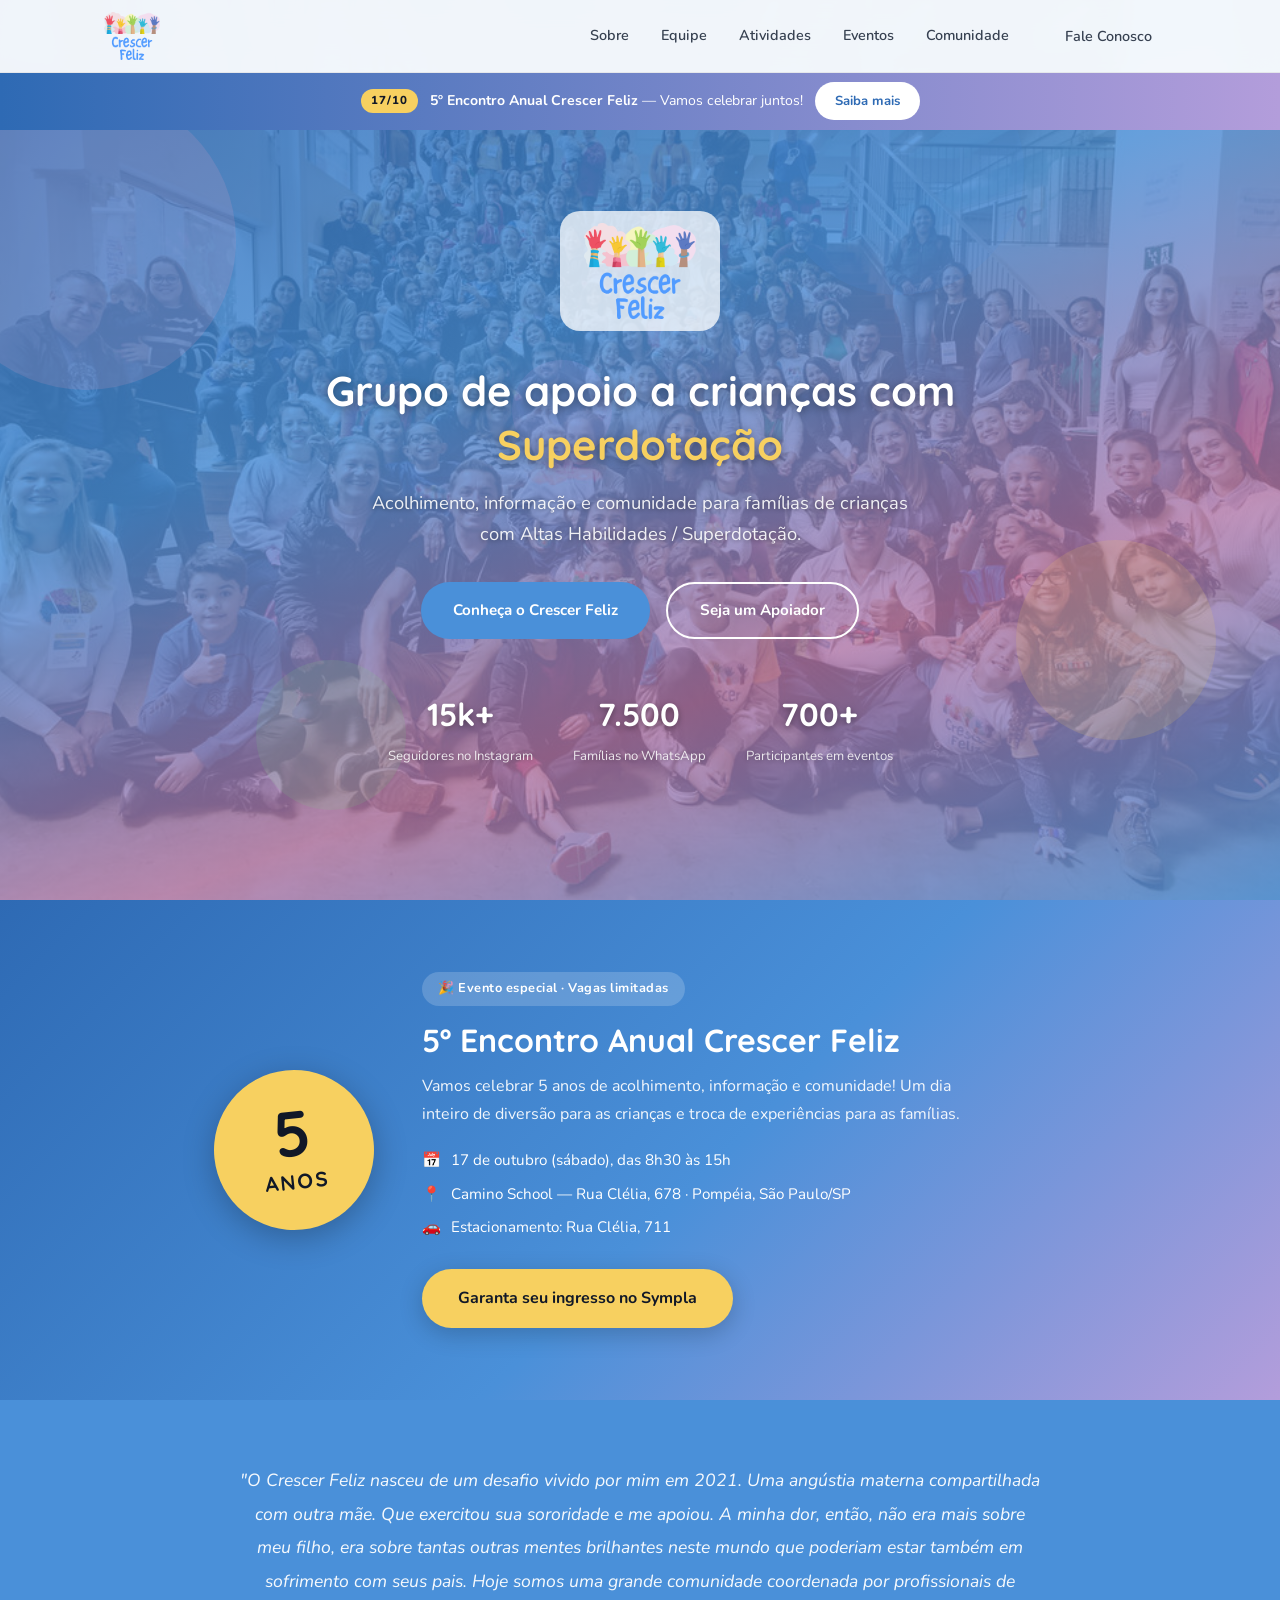
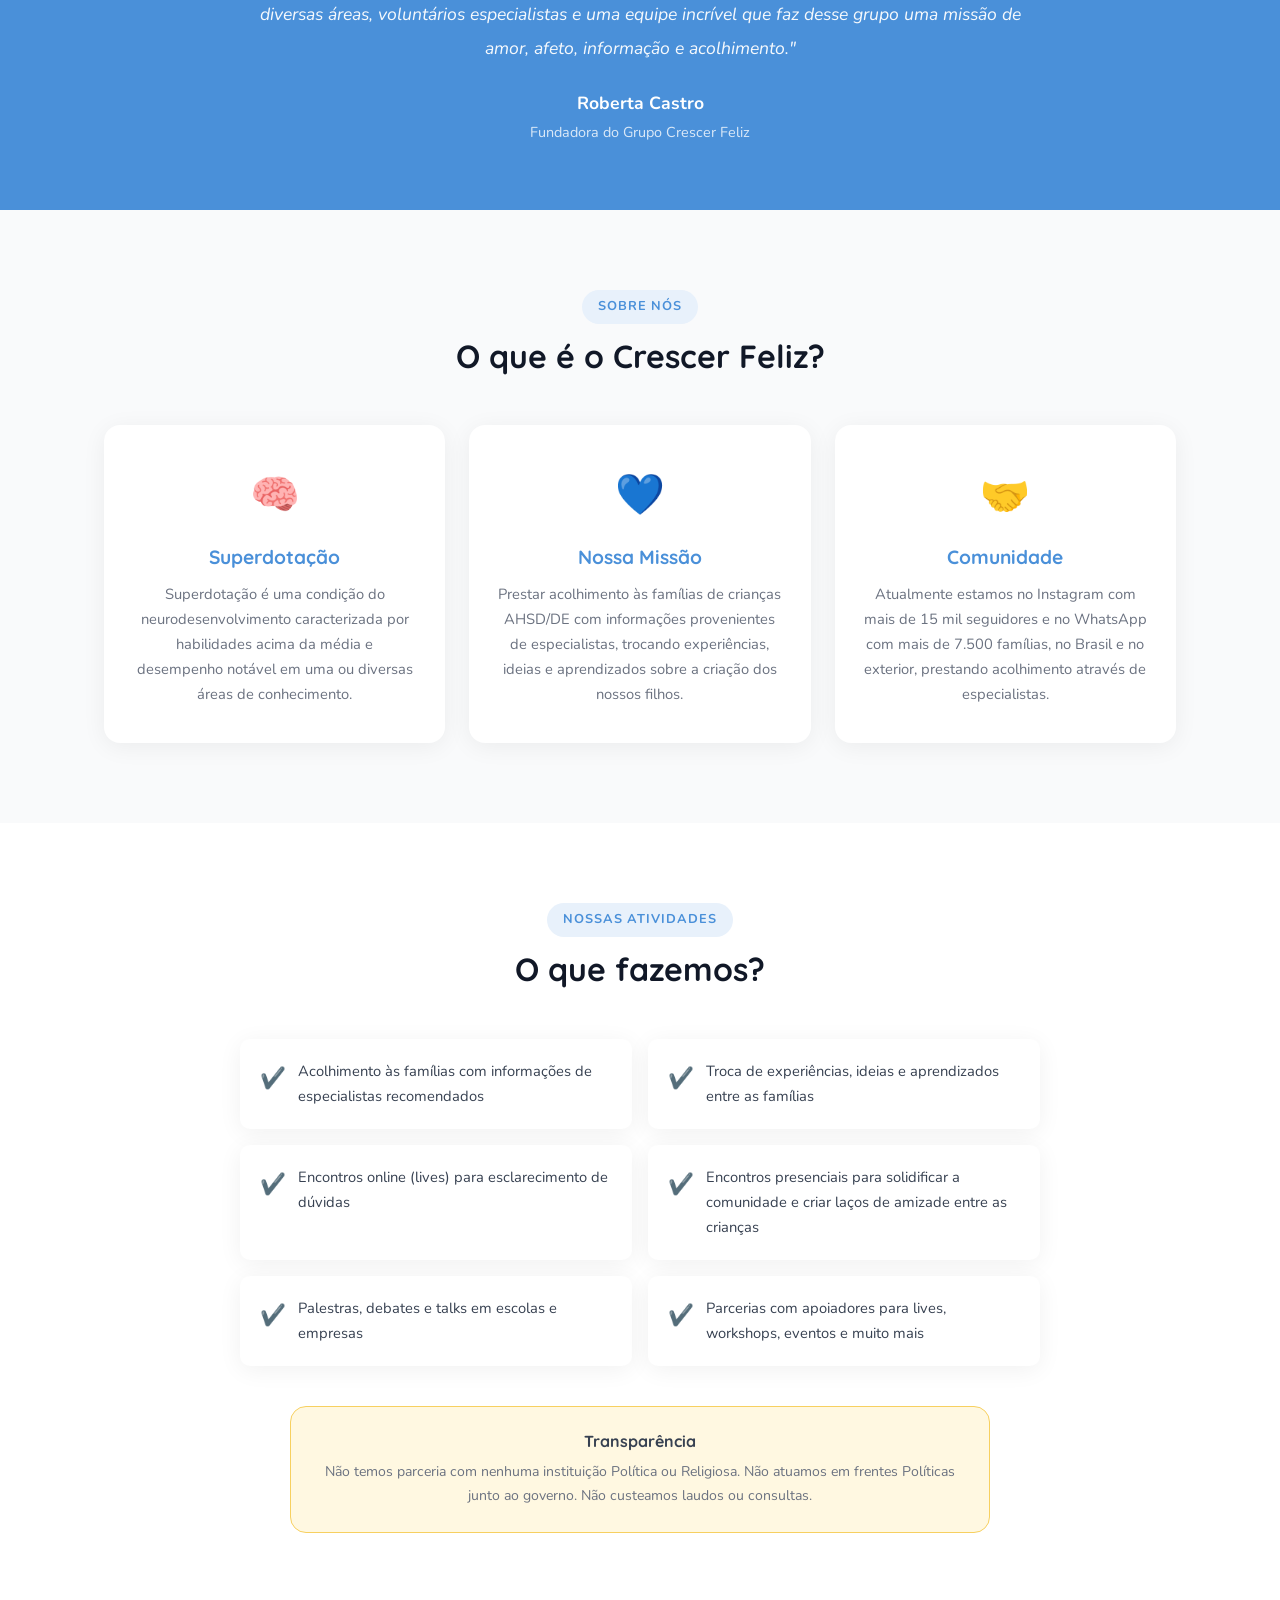
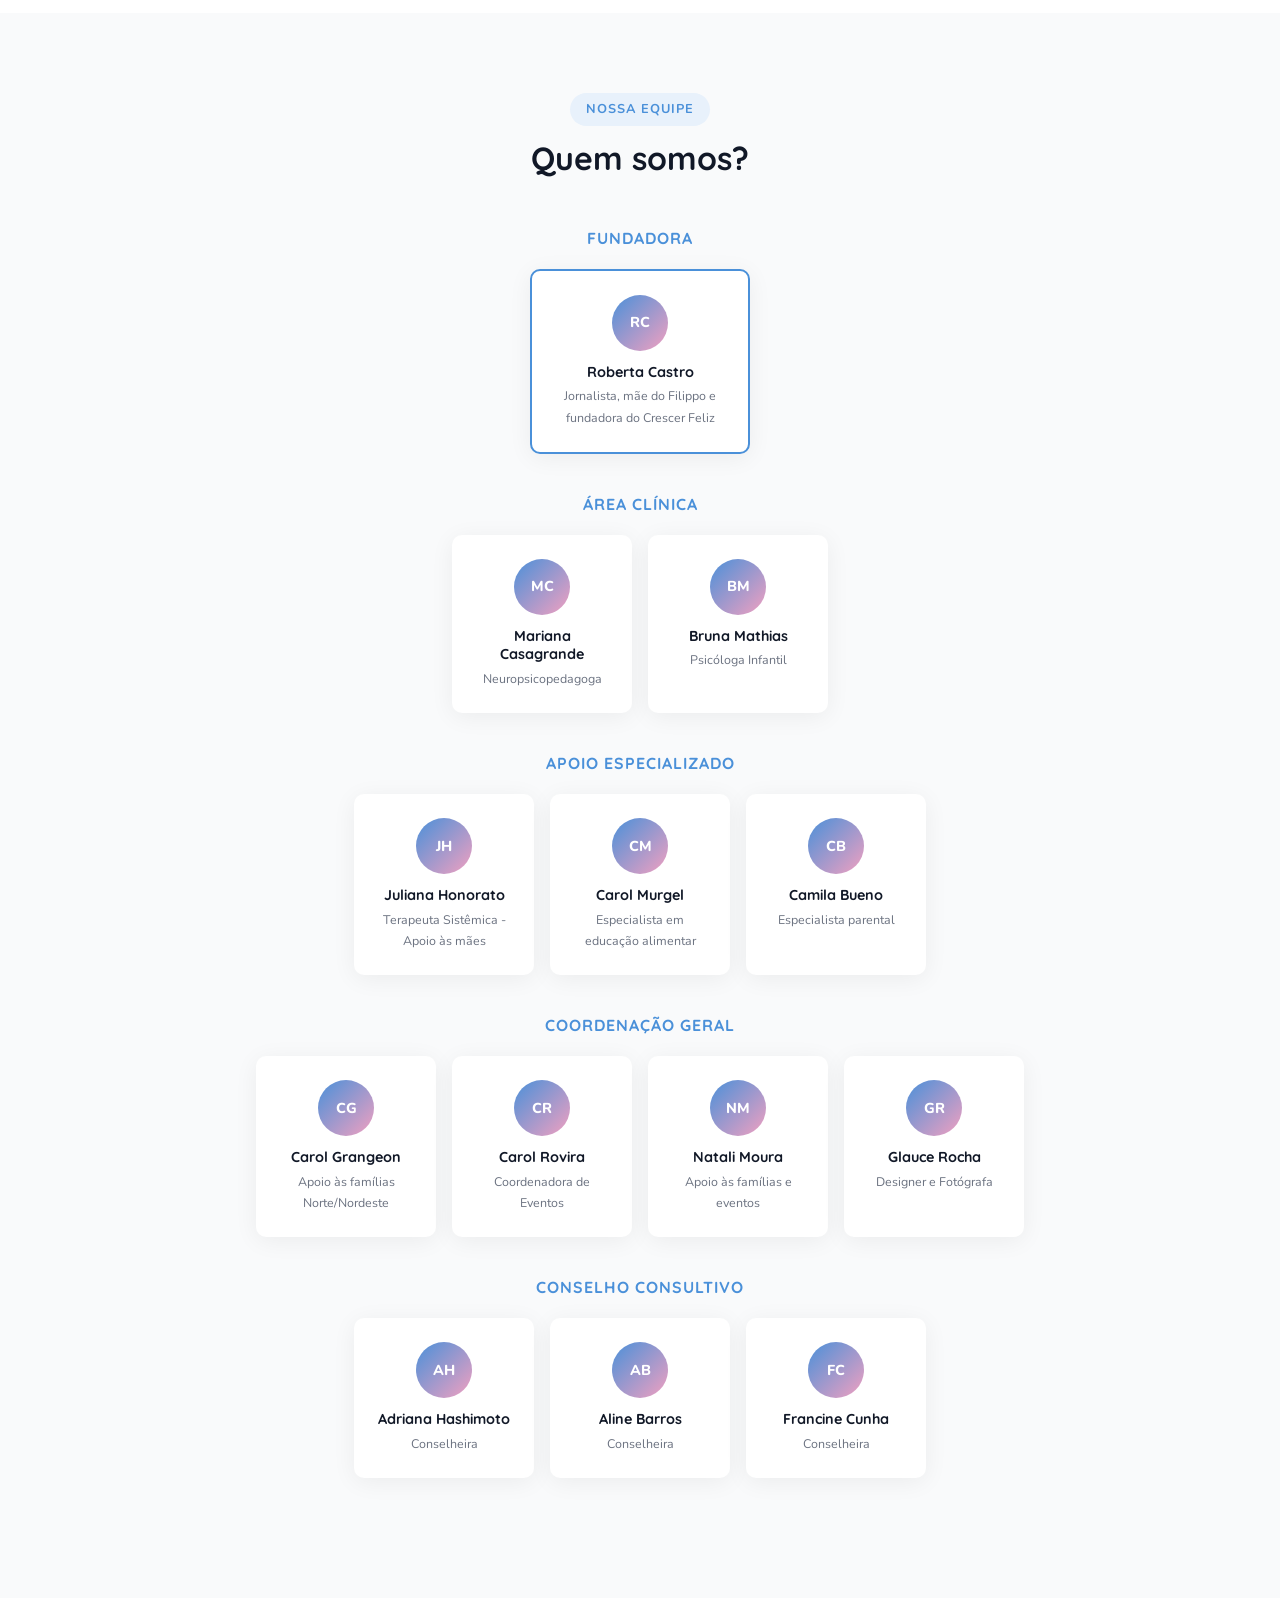
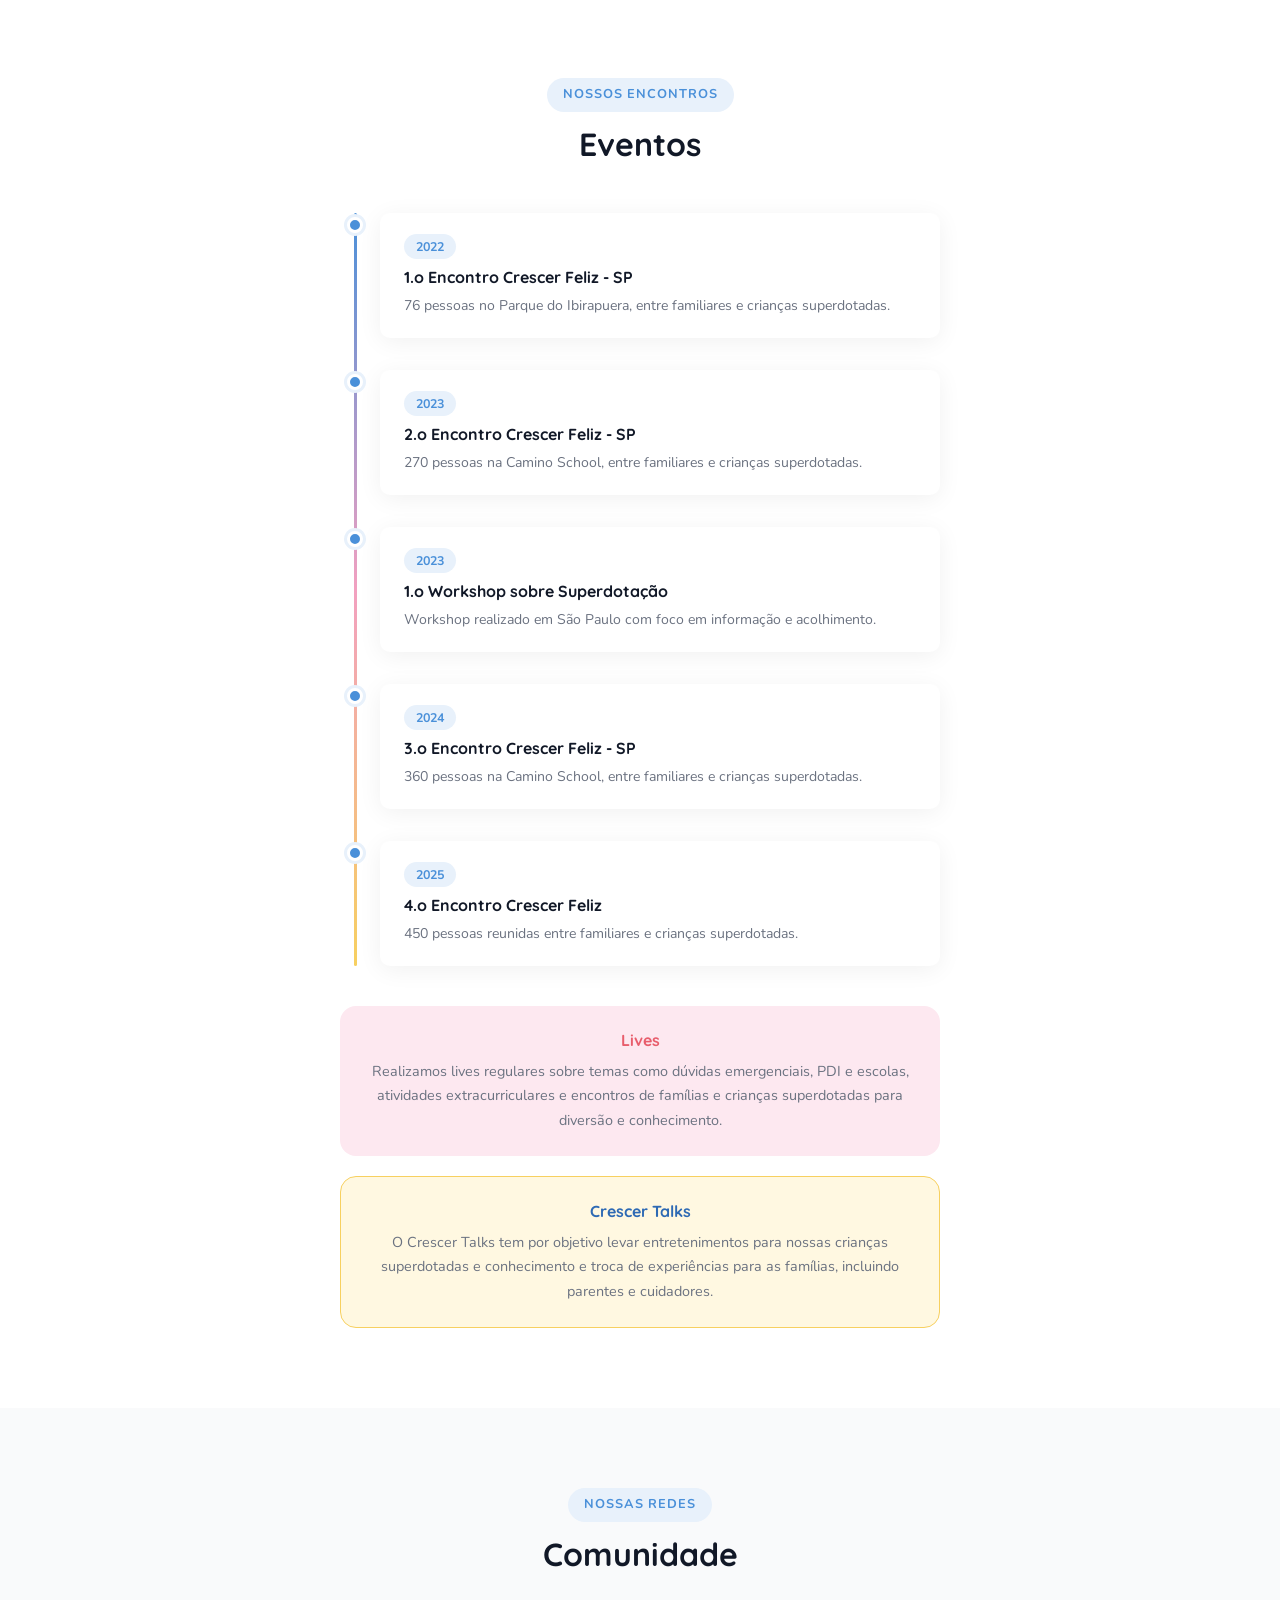
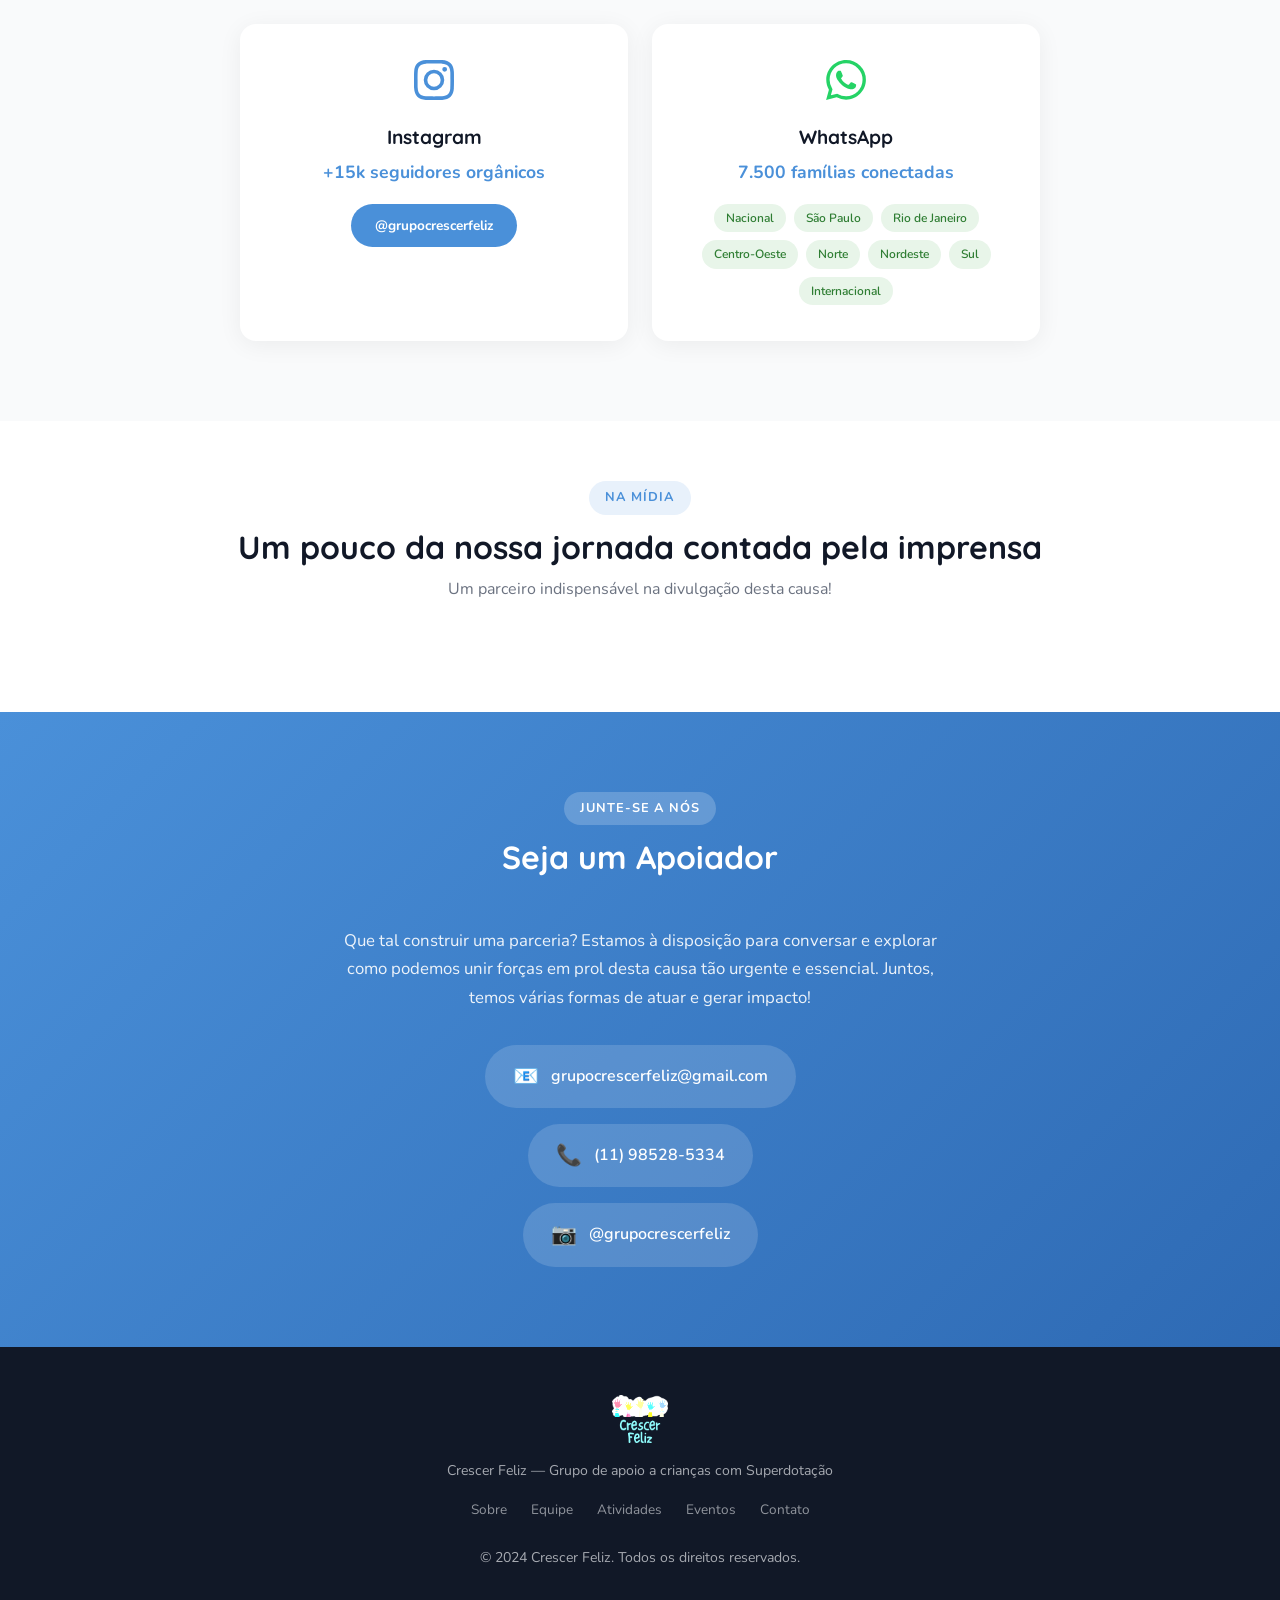
<file: index.html>
<!DOCTYPE html>
<html lang="pt-BR">
<head>
  <meta charset="UTF-8" />
  <meta name="viewport" content="width=device-width, initial-scale=1.0" />
  <title>Crescer Feliz - Grupo de Apoio a Crianças com Superdotação</title>
  <meta name="description" content="O Crescer Feliz é um grupo de apoio criado para atender famílias com crianças superdotadas, altas habilidades ou suspeitas. Acolhimento, informação e comunidade." />
  <link rel="icon" href="assets/img/logo.png" type="image/png" />
  <link rel="preconnect" href="https://fonts.googleapis.com" />
  <link rel="preconnect" href="https://fonts.gstatic.com" crossorigin />
  <link href="https://fonts.googleapis.com/css2?family=Nunito:wght@400;600;700;800&family=Quicksand:wght@500;600;700&display=swap" rel="stylesheet" />
  <link rel="stylesheet" href="style.css" />
</head>
<body>

  <!-- NAVBAR -->
  <nav class="navbar" id="navbar">
    <div class="container nav-container">
      <a href="#" class="nav-logo">
        <img src="assets/img/logo.png" alt="Crescer Feliz" />
      </a>
      <button class="nav-toggle" id="navToggle" aria-label="Menu">
        <span></span><span></span><span></span>
      </button>
      <ul class="nav-menu" id="navMenu">
        <li><a href="#sobre">Sobre</a></li>
        <li><a href="#equipe">Equipe</a></li>
        <li><a href="#atividades">Atividades</a></li>
        <li><a href="#eventos">Eventos</a></li>
        <li><a href="#comunidade">Comunidade</a></li>
        <li><a href="#contato" class="btn btn-nav">Fale Conosco</a></li>
      </ul>
    </div>
  </nav>

  <!-- BANNER EVENTO 5 ANOS -->
  <div class="banner-evento">
    <div class="container banner-content">
      <span class="banner-tag">17/10</span>
      <p><strong>5&#186; Encontro Anual Crescer Feliz</strong> &mdash; Vamos celebrar juntos!</p>
      <a href="#evento5anos" class="btn btn-banner">Saiba mais</a>
    </div>
  </div>
  <!-- /BANNER EVENTO 5 ANOS -->

  <!-- HERO -->
  <header class="hero" id="hero">
    <div class="hero-bg-shapes">
      <div class="shape shape-1"></div>
      <div class="shape shape-2"></div>
      <div class="shape shape-3"></div>
      <div class="shape shape-4"></div>
      <div class="shape shape-5"></div>
    </div>
    <div class="container hero-content">
      <img src="assets/img/logo.png" alt="Crescer Feliz" class="hero-logo" />
      <h1>Grupo de apoio a crianças com <span class="highlight">Superdotação</span></h1>
      <p class="hero-sub">Acolhimento, informação e comunidade para famílias de crianças com Altas Habilidades / Superdotação.</p>
      <div class="hero-actions">
        <a href="#sobre" class="btn btn-primary">Conheça o Crescer Feliz</a>
        <a href="#contato" class="btn btn-outline">Seja um Apoiador</a>
      </div>
      <div class="hero-stats">
        <div class="stat">
          <span class="stat-number">15k+</span>
          <span class="stat-label">Seguidores no Instagram</span>
        </div>
        <div class="stat">
          <span class="stat-number">7.500</span>
          <span class="stat-label">Famílias no WhatsApp</span>
        </div>
        <div class="stat">
          <span class="stat-number">700+</span>
          <span class="stat-label">Participantes em eventos</span>
        </div>
      </div>
    </div>
  </header>

  <!-- EVENTO 5 ANOS -->
  <section class="evento-destaque" id="evento5anos">
    <div class="container evento-destaque-content">
      <div class="evento-selo">
        <span class="selo-numero">5</span>
        <span class="selo-texto">anos</span>
      </div>
      <div class="evento-info">
        <span class="evento-badge">&#127881; Evento especial &middot; Vagas limitadas</span>
        <h2>5&#186; Encontro Anual Crescer Feliz</h2>
        <p class="evento-desc">Vamos celebrar 5 anos de acolhimento, informação e comunidade! Um dia inteiro de diversão para as crianças e troca de experiências para as famílias.</p>
        <ul class="evento-detalhes">
          <li><span>&#128197;</span> 17 de outubro (sábado), das 8h30 às 15h</li>
          <li><span>&#128205;</span> Camino School &mdash; Rua Cl&eacute;lia, 678 &middot; Pomp&eacute;ia, S&atilde;o Paulo/SP</li>
          <li><span>&#128663;</span> Estacionamento: Rua Cl&eacute;lia, 711</li>
        </ul>
        <a href="https://www.sympla.com.br/evento/5-encontro-anual-grupo-crescer-feliz/3554638" target="_blank" rel="noopener" class="btn btn-evento">Garanta seu ingresso no Sympla</a>
      </div>
    </div>
  </section>
  <!-- /EVENTO 5 ANOS -->

  <!-- MANIFESTO -->
  <section class="manifesto">
    <div class="container">
      <blockquote>
        <p>"O Crescer Feliz nasceu de um desafio vivido por mim em 2021. Uma angústia materna compartilhada com outra mãe. Que exercitou sua sororidade e me apoiou. A minha dor, então, não era mais sobre meu filho, era sobre tantas outras mentes brilhantes neste mundo que poderiam estar também em sofrimento com seus pais. Hoje somos uma grande comunidade coordenada por profissionais de diversas áreas, voluntários especialistas e uma equipe incrível que faz desse grupo uma missão de amor, afeto, informação e acolhimento."</p>
        <cite>
          <strong>Roberta Castro</strong>
          <span>Fundadora do Grupo Crescer Feliz</span>
        </cite>
      </blockquote>
    </div>
  </section>

  <!-- SOBRE -->
  <section class="sobre" id="sobre">
    <div class="container">
      <div class="section-header">
        <span class="section-tag">Sobre nós</span>
        <h2>O que é o Crescer Feliz?</h2>
      </div>
      <div class="sobre-grid">
        <div class="sobre-card">
          <div class="card-icon">&#129504;</div>
          <h3>Superdotação</h3>
          <p>Superdotação é uma condição do neurodesenvolvimento caracterizada por habilidades acima da média e desempenho notável em uma ou diversas áreas de conhecimento.</p>
        </div>
        <div class="sobre-card">
          <div class="card-icon">&#128153;</div>
          <h3>Nossa Missão</h3>
          <p>Prestar acolhimento às famílias de crianças AHSD/DE com informações provenientes de especialistas, trocando experiências, ideias e aprendizados sobre a criação dos nossos filhos.</p>
        </div>
        <div class="sobre-card">
          <div class="card-icon">&#129309;</div>
          <h3>Comunidade</h3>
          <p>Atualmente estamos no Instagram com mais de 15 mil seguidores e no WhatsApp com mais de 7.500 famílias, no Brasil e no exterior, prestando acolhimento através de especialistas.</p>
        </div>
      </div>
    </div>
  </section>

  <!-- O QUE FAZEMOS -->
  <section class="atividades" id="atividades">
    <div class="container">
      <div class="section-header">
        <span class="section-tag">Nossas atividades</span>
        <h2>O que fazemos?</h2>
      </div>
      <div class="atividades-grid">
        <div class="atividade-item fazemos">
          <div class="atividade-icon">&#10004;&#65039;</div>
          <p>Acolhimento às famílias com informações de especialistas recomendados</p>
        </div>
        <div class="atividade-item fazemos">
          <div class="atividade-icon">&#10004;&#65039;</div>
          <p>Troca de experiências, ideias e aprendizados entre as famílias</p>
        </div>
        <div class="atividade-item fazemos">
          <div class="atividade-icon">&#10004;&#65039;</div>
          <p>Encontros online (lives) para esclarecimento de dúvidas</p>
        </div>
        <div class="atividade-item fazemos">
          <div class="atividade-icon">&#10004;&#65039;</div>
          <p>Encontros presenciais para solidificar a comunidade e criar laços de amizade entre as crianças</p>
        </div>
        <div class="atividade-item fazemos">
          <div class="atividade-icon">&#10004;&#65039;</div>
          <p>Palestras, debates e talks em escolas e empresas</p>
        </div>
        <div class="atividade-item fazemos">
          <div class="atividade-icon">&#10004;&#65039;</div>
          <p>Parcerias com apoiadores para lives, workshops, eventos e muito mais</p>
        </div>
      </div>
      <div class="transparencia">
        <h3>Transparência</h3>
        <p>Não temos parceria com nenhuma instituição Política ou Religiosa. Não atuamos em frentes Políticas junto ao governo. Não custeamos laudos ou consultas.</p>
      </div>
    </div>
  </section>

  <!-- EQUIPE -->
  <section class="equipe" id="equipe">
    <div class="container">
      <div class="section-header">
        <span class="section-tag">Nossa equipe</span>
        <h2>Quem somos?</h2>
      </div>

      <div class="equipe-section">
        <h3 class="equipe-titulo">Fundadora</h3>
        <div class="equipe-grid fundadora">
          <div class="membro-card destaque">
            <div class="membro-avatar">RC</div>
            <h4>Roberta Castro</h4>
            <p>Jornalista, mãe do Filippo e fundadora do Crescer Feliz</p>
          </div>
        </div>
      </div>

      <div class="equipe-section">
        <h3 class="equipe-titulo">Área Clínica</h3>
        <div class="equipe-grid">
          <div class="membro-card">
            <div class="membro-avatar">MC</div>
            <h4>Mariana Casagrande</h4>
            <p>Neuropsicopedagoga</p>
          </div>
          <div class="membro-card">
            <div class="membro-avatar">BM</div>
            <h4>Bruna Mathias</h4>
            <p>Psicóloga Infantil</p>
          </div>
        </div>
      </div>

      <div class="equipe-section">
        <h3 class="equipe-titulo">Apoio Especializado</h3>
        <div class="equipe-grid">
          <div class="membro-card">
            <div class="membro-avatar">JH</div>
            <h4>Juliana Honorato</h4>
            <p>Terapeuta Sistêmica - Apoio às mães</p>
          </div>
          <div class="membro-card">
            <div class="membro-avatar">CM</div>
            <h4>Carol Murgel</h4>
            <p>Especialista em educação alimentar</p>
          </div>
          <div class="membro-card">
            <div class="membro-avatar">CB</div>
            <h4>Camila Bueno</h4>
            <p>Especialista parental</p>
          </div>
        </div>
      </div>

      <div class="equipe-section">
        <h3 class="equipe-titulo">Coordenação Geral</h3>
        <div class="equipe-grid">
          <div class="membro-card">
            <div class="membro-avatar">CG</div>
            <h4>Carol Grangeon</h4>
            <p>Apoio às famílias Norte/Nordeste</p>
          </div>
          <div class="membro-card">
            <div class="membro-avatar">CR</div>
            <h4>Carol Rovira</h4>
            <p>Coordenadora de Eventos</p>
          </div>
          <div class="membro-card">
            <div class="membro-avatar">NM</div>
            <h4>Natali Moura</h4>
            <p>Apoio às famílias e eventos</p>
          </div>
          <div class="membro-card">
            <div class="membro-avatar">GR</div>
            <h4>Glauce Rocha</h4>
            <p>Designer e Fotógrafa</p>
          </div>
        </div>
      </div>

      <div class="equipe-section">
        <h3 class="equipe-titulo">Conselho Consultivo</h3>
        <div class="equipe-grid">
          <div class="membro-card">
            <div class="membro-avatar">AH</div>
            <h4>Adriana Hashimoto</h4>
            <p>Conselheira</p>
          </div>
          <div class="membro-card">
            <div class="membro-avatar">AB</div>
            <h4>Aline Barros</h4>
            <p>Conselheira</p>
          </div>
          <div class="membro-card">
            <div class="membro-avatar">FC</div>
            <h4>Francine Cunha</h4>
            <p>Conselheira</p>
          </div>
        </div>
      </div>
    </div>
  </section>

  <!-- EVENTOS -->
  <section class="eventos" id="eventos">
    <div class="container">
      <div class="section-header">
        <span class="section-tag">Nossos encontros</span>
        <h2>Eventos</h2>
      </div>
      <div class="timeline">
        <div class="timeline-item">
          <div class="timeline-marker"></div>
          <div class="timeline-content">
            <span class="timeline-date">2022</span>
            <h3>1.o Encontro Crescer Feliz - SP</h3>
            <p>76 pessoas no Parque do Ibirapuera, entre familiares e crianças superdotadas.</p>
          </div>
        </div>
        <div class="timeline-item">
          <div class="timeline-marker"></div>
          <div class="timeline-content">
            <span class="timeline-date">2023</span>
            <h3>2.o Encontro Crescer Feliz - SP</h3>
            <p>270 pessoas na Camino School, entre familiares e crianças superdotadas.</p>
          </div>
        </div>
        <div class="timeline-item">
          <div class="timeline-marker"></div>
          <div class="timeline-content">
            <span class="timeline-date">2023</span>
            <h3>1.o Workshop sobre Superdotação</h3>
            <p>Workshop realizado em São Paulo com foco em informação e acolhimento.</p>
          </div>
        </div>
        <div class="timeline-item">
          <div class="timeline-marker"></div>
          <div class="timeline-content">
            <span class="timeline-date">2024</span>
            <h3>3.o Encontro Crescer Feliz - SP</h3>
            <p>360 pessoas na Camino School, entre familiares e crianças superdotadas.</p>
          </div>
        </div>
        <div class="timeline-item">
          <div class="timeline-marker"></div>
          <div class="timeline-content">
            <span class="timeline-date">2025</span>
            <h3>4.o Encontro Crescer Feliz</h3>
            <p>450 pessoas reunidas entre familiares e crianças superdotadas.</p>
          </div>
        </div>
      </div>

      <div class="eventos-extras">
        <h3>Lives</h3>
        <p>Realizamos lives regulares sobre temas como dúvidas emergenciais, PDI e escolas, atividades extracurriculares e encontros de famílias e crianças superdotadas para diversão e conhecimento.</p>
      </div>

      <div class="eventos-extras crescer-talks">
        <h3>Crescer Talks</h3>
        <p>O Crescer Talks tem por objetivo levar entretenimentos para nossas crianças superdotadas e conhecimento e troca de experiências para as famílias, incluindo parentes e cuidadores.</p>
      </div>
    </div>
  </section>

  <!-- COMUNIDADE -->
  <section class="comunidade" id="comunidade">
    <div class="container">
      <div class="section-header">
        <span class="section-tag">Nossas redes</span>
        <h2>Comunidade</h2>
      </div>
      <div class="redes-grid">
        <div class="rede-card instagram">
          <div class="rede-icon">
            <svg viewBox="0 0 24 24" width="40" height="40" fill="currentColor"><path d="M12 2.163c3.204 0 3.584.012 4.85.07 3.252.148 4.771 1.691 4.919 4.919.058 1.265.069 1.645.069 4.849 0 3.205-.012 3.584-.069 4.849-.149 3.225-1.664 4.771-4.919 4.919-1.266.058-1.644.07-4.85.07-3.204 0-3.584-.012-4.849-.07-3.26-.149-4.771-1.699-4.919-4.92-.058-1.265-.07-1.644-.07-4.849 0-3.204.013-3.583.07-4.849.149-3.227 1.664-4.771 4.919-4.919 1.266-.057 1.645-.069 4.849-.069zM12 0C8.741 0 8.333.014 7.053.072 2.695.272.273 2.69.073 7.052.014 8.333 0 8.741 0 12c0 3.259.014 3.668.072 4.948.2 4.358 2.618 6.78 6.98 6.98C8.333 23.986 8.741 24 12 24c3.259 0 3.668-.014 4.948-.072 4.354-.2 6.782-2.618 6.979-6.98.059-1.28.073-1.689.073-4.948 0-3.259-.014-3.667-.072-4.947-.196-4.354-2.617-6.78-6.979-6.98C15.668.014 15.259 0 12 0zm0 5.838a6.162 6.162 0 100 12.324 6.162 6.162 0 000-12.324zM12 16a4 4 0 110-8 4 4 0 010 8zm6.406-11.845a1.44 1.44 0 100 2.881 1.44 1.44 0 000-2.881z"/></svg>
          </div>
          <h3>Instagram</h3>
          <p class="rede-stat">+15k seguidores orgânicos</p>
          <a href="https://instagram.com/grupocrescerfeliz" target="_blank" rel="noopener" class="btn btn-rede">@grupocrescerfeliz</a>
        </div>
        <div class="rede-card whatsapp">
          <div class="rede-icon">
            <svg viewBox="0 0 24 24" width="40" height="40" fill="currentColor"><path d="M17.472 14.382c-.297-.149-1.758-.867-2.03-.967-.273-.099-.471-.148-.67.15-.197.297-.767.966-.94 1.164-.173.199-.347.223-.644.075-.297-.15-1.255-.463-2.39-1.475-.883-.788-1.48-1.761-1.653-2.059-.173-.297-.018-.458.13-.606.134-.133.298-.347.446-.52.149-.174.198-.298.298-.497.099-.198.05-.371-.025-.52-.075-.149-.669-1.612-.916-2.207-.242-.579-.487-.5-.669-.51-.173-.008-.371-.01-.57-.01-.198 0-.52.074-.792.372-.272.297-1.04 1.016-1.04 2.479 0 1.462 1.065 2.875 1.213 3.074.149.198 2.096 3.2 5.077 4.487.709.306 1.262.489 1.694.625.712.227 1.36.195 1.871.118.571-.085 1.758-.719 2.006-1.413.248-.694.248-1.289.173-1.413-.074-.124-.272-.198-.57-.347m-5.421 7.403h-.004a9.87 9.87 0 01-5.031-1.378l-.361-.214-3.741.982.998-3.648-.235-.374a9.86 9.86 0 01-1.51-5.26c.001-5.45 4.436-9.884 9.888-9.884 2.64 0 5.122 1.03 6.988 2.898a9.825 9.825 0 012.893 6.994c-.003 5.45-4.437 9.884-9.885 9.884m8.413-18.297A11.815 11.815 0 0012.05 0C5.495 0 .16 5.335.157 11.892c0 2.096.547 4.142 1.588 5.945L.057 24l6.305-1.654a11.882 11.882 0 005.683 1.448h.005c6.554 0 11.89-5.335 11.893-11.893a11.821 11.821 0 00-3.48-8.413z"/></svg>
          </div>
          <h3>WhatsApp</h3>
          <p class="rede-stat">7.500 famílias conectadas</p>
          <div class="whatsapp-grupos">
            <span>Nacional</span><span>São Paulo</span><span>Rio de Janeiro</span><span>Centro-Oeste</span><span>Norte</span><span>Nordeste</span><span>Sul</span><span>Internacional</span>
          </div>
        </div>
      </div>
    </div>
  </section>

  <!-- IMPRENSA -->
  <section class="imprensa">
    <div class="container">
      <div class="section-header">
        <span class="section-tag">Na mídia</span>
        <h2>Um pouco da nossa jornada contada pela imprensa</h2>
        <p class="section-desc">Um parceiro indispensável na divulgação desta causa!</p>
      </div>
    </div>
  </section>

  <!-- CONTATO / CTA -->
  <section class="contato" id="contato">
    <div class="container">
      <div class="section-header">
        <span class="section-tag">Junte-se a nós</span>
        <h2>Seja um Apoiador</h2>
      </div>
      <div class="contato-content">
        <p>Que tal construir uma parceria? Estamos à disposição para conversar e explorar como podemos unir forças em prol desta causa tão urgente e essencial. Juntos, temos várias formas de atuar e gerar impacto!</p>
        <div class="contato-info">
          <div class="contato-item">
            <span class="contato-icon">&#128231;</span>
            <a href="mailto:grupocrescerfeliz@gmail.com">grupocrescerfeliz@gmail.com</a>
          </div>
          <div class="contato-item">
            <span class="contato-icon">&#128222;</span>
            <a href="tel:+5511985285334">(11) 98528-5334</a>
          </div>
          <div class="contato-item">
            <span class="contato-icon">&#128247;</span>
            <a href="https://instagram.com/grupocrescerfeliz" target="_blank" rel="noopener">@grupocrescerfeliz</a>
          </div>
        </div>
      </div>
    </div>
  </section>

  <!-- FOOTER -->
  <footer class="footer">
    <div class="container footer-content">
      <img src="assets/img/logo.png" alt="Crescer Feliz" class="footer-logo" />
      <p>Crescer Feliz &mdash; Grupo de apoio a crianças com Superdotação</p>
      <div class="footer-links">
        <a href="#sobre">Sobre</a>
        <a href="#equipe">Equipe</a>
        <a href="#atividades">Atividades</a>
        <a href="#eventos">Eventos</a>
        <a href="#contato">Contato</a>
      </div>
      <p class="footer-copy">&copy; 2024 Crescer Feliz. Todos os direitos reservados.</p>
    </div>
  </footer>

  <script src="script.js"></script>
</body>
</html>
</file>
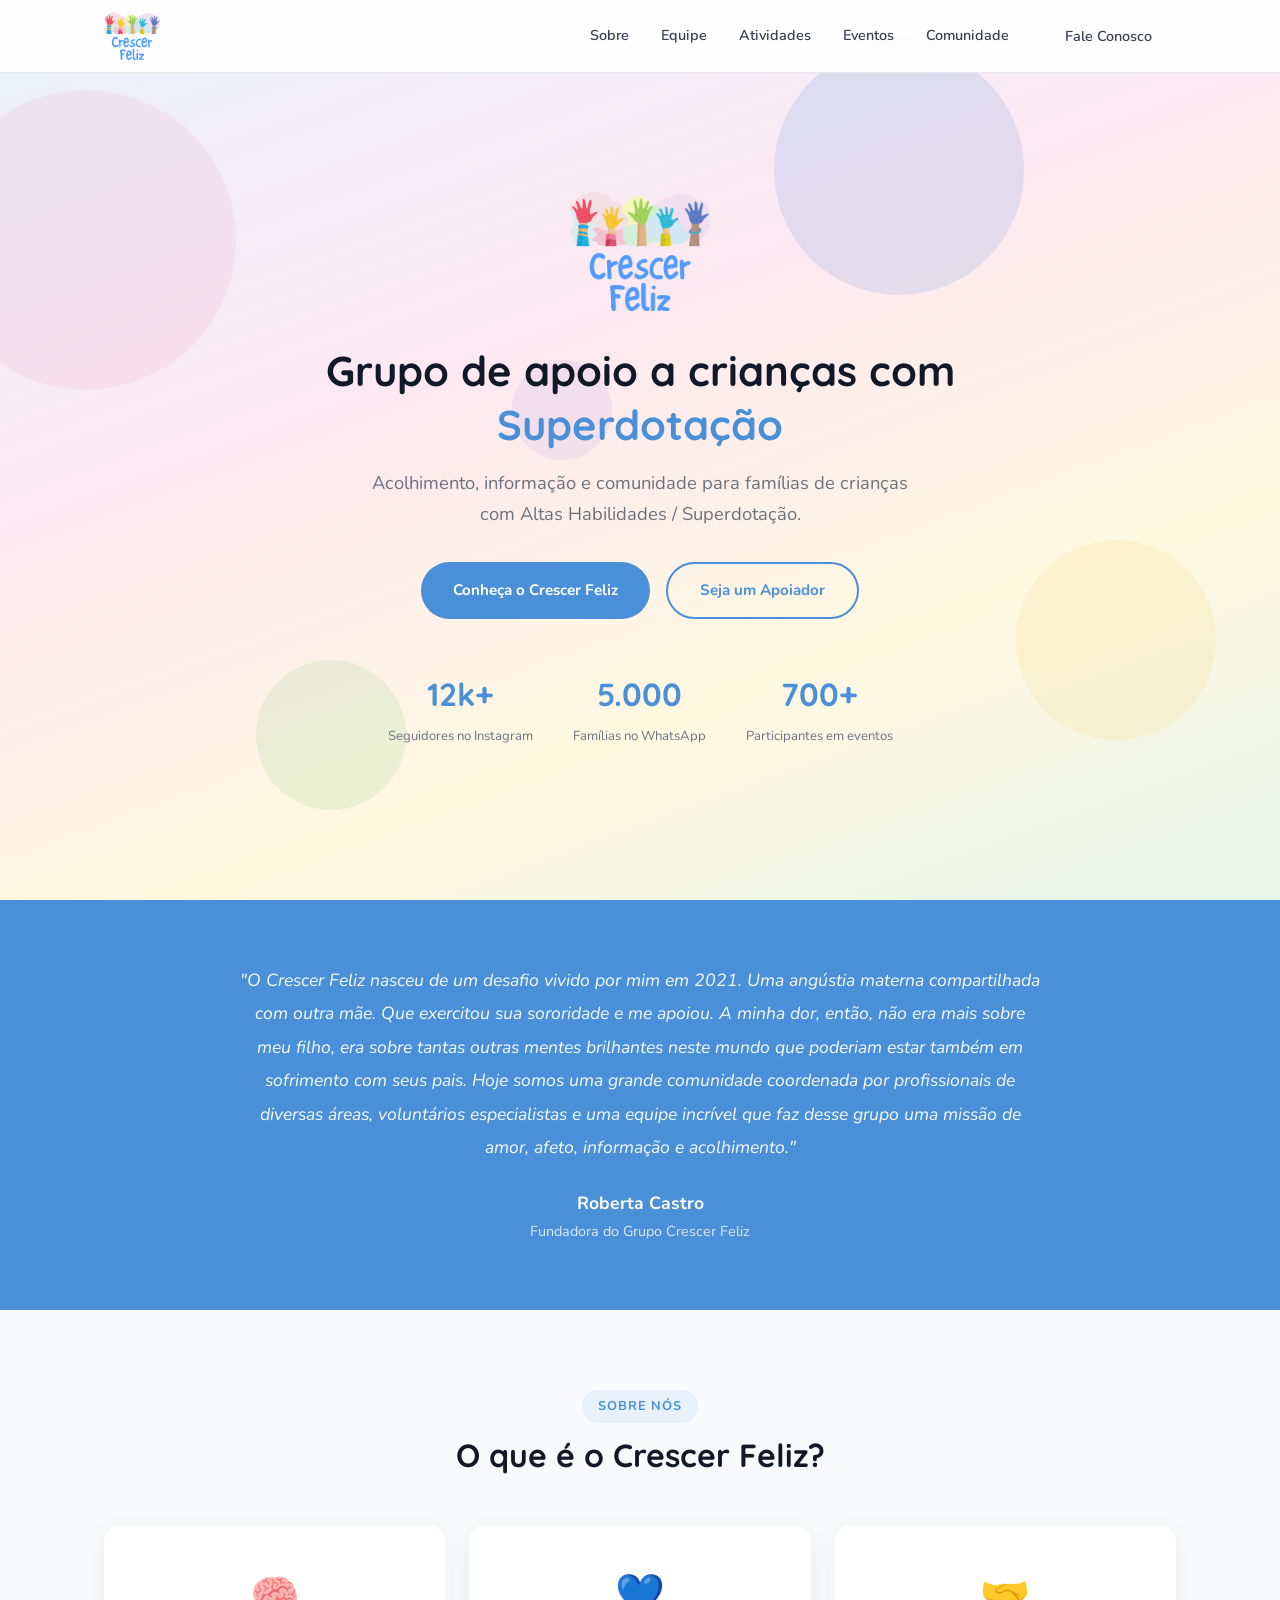
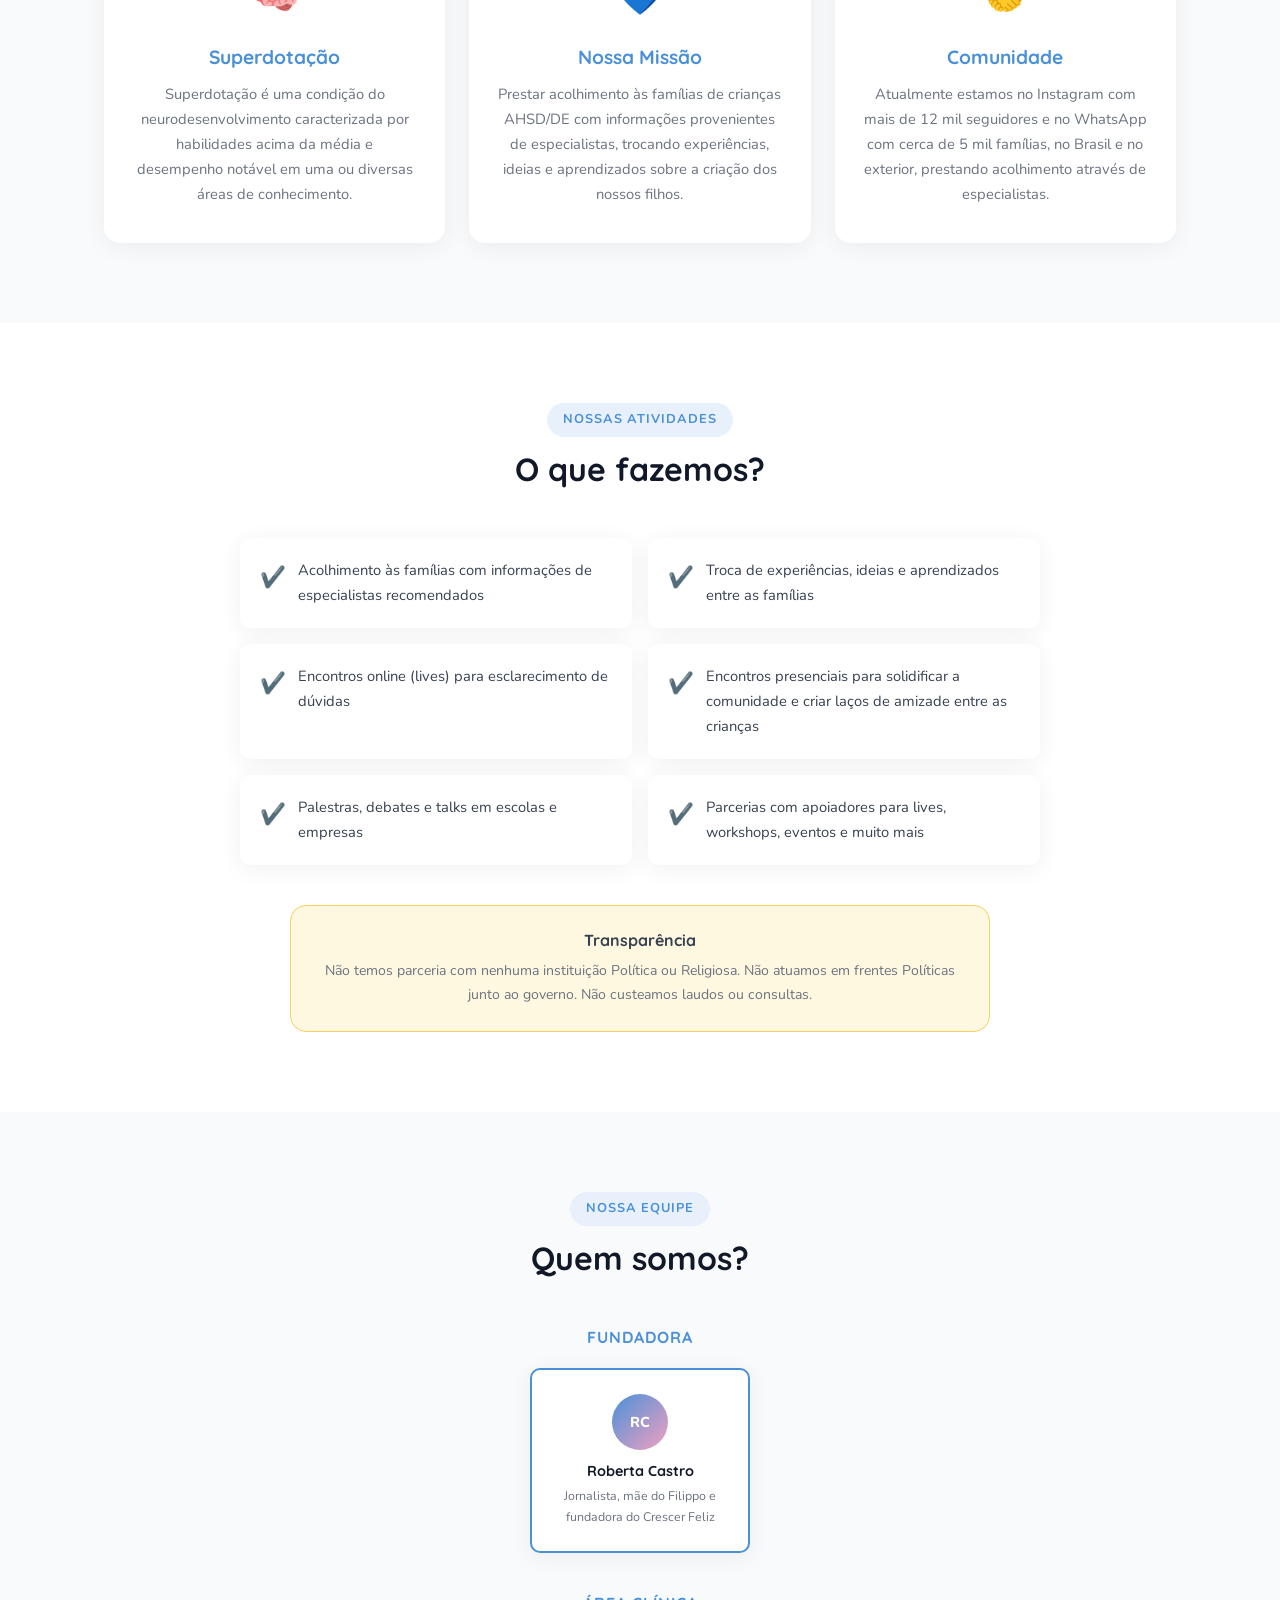
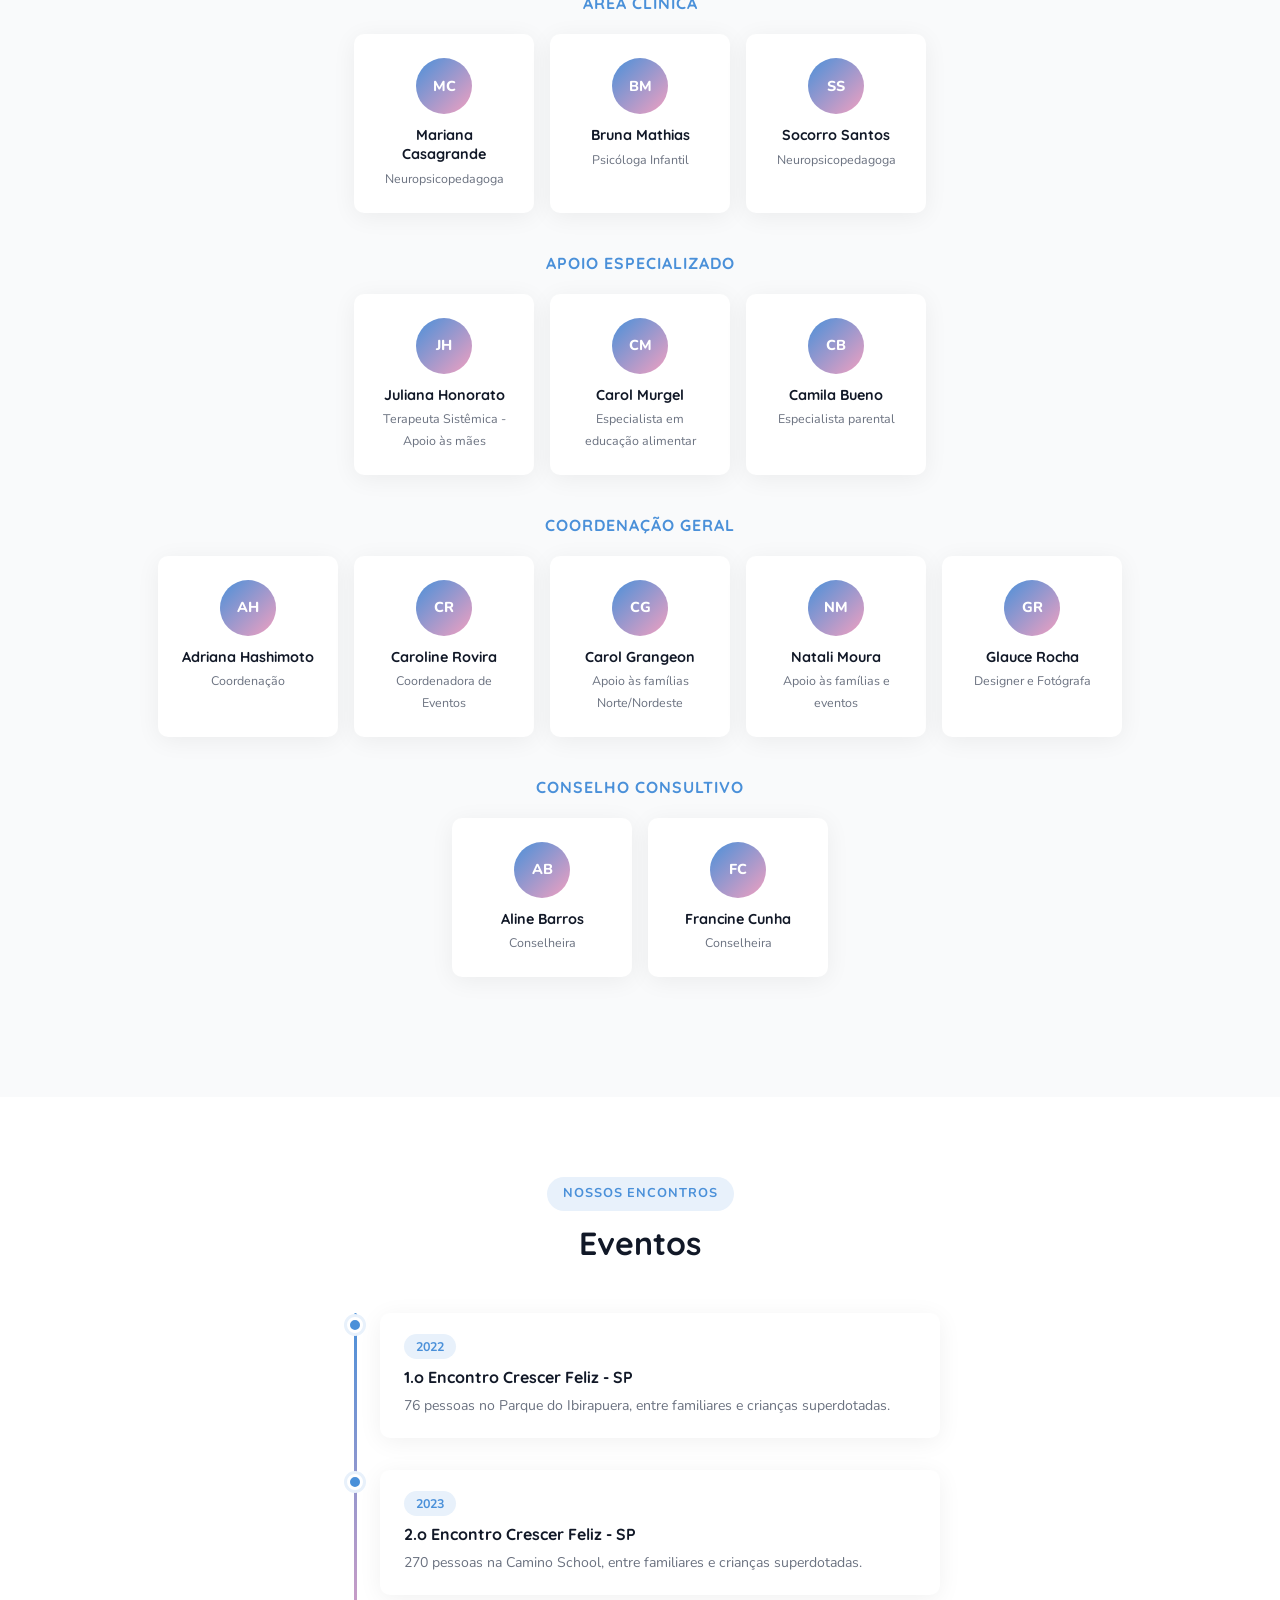
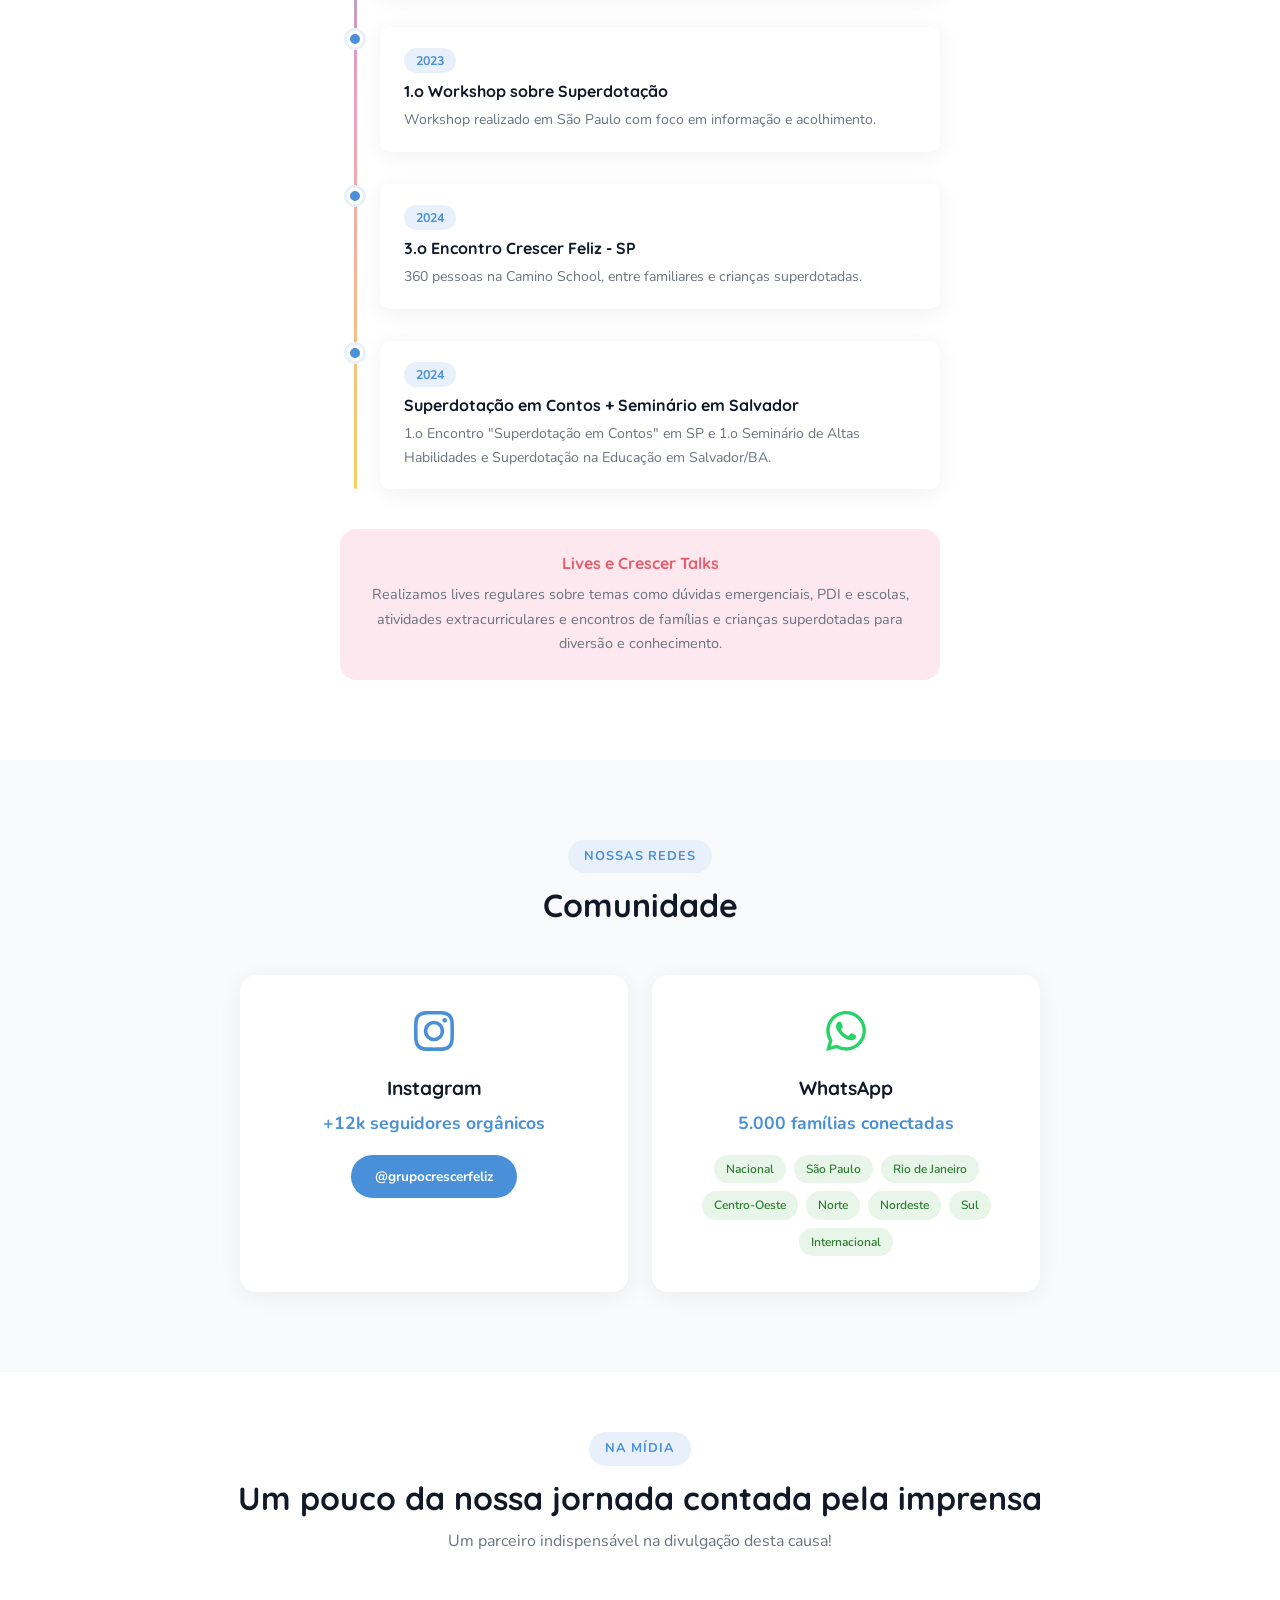
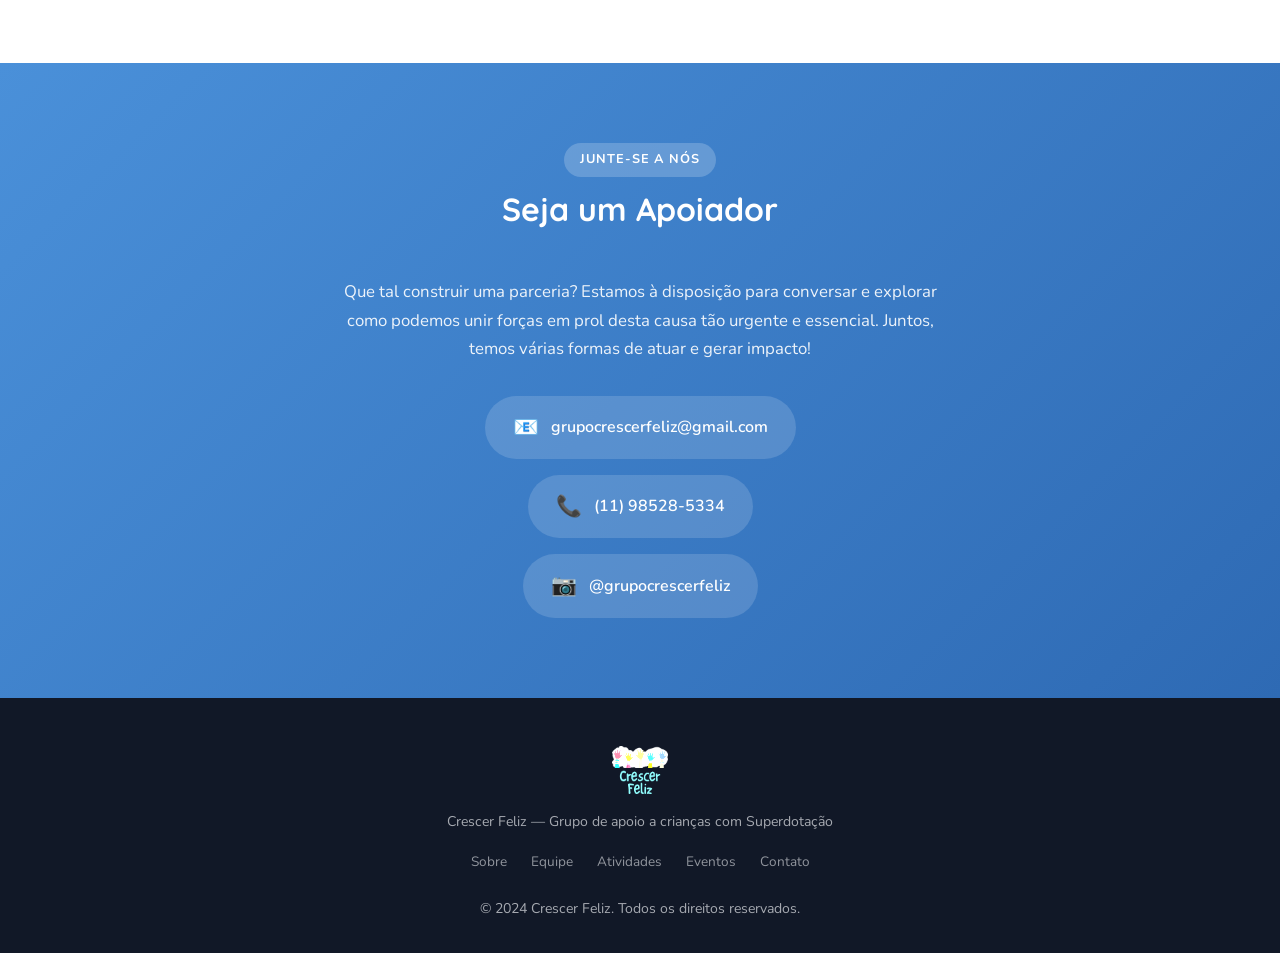
<file: site/index.html>
<!DOCTYPE html>
<html lang="pt-BR">
<head>
  <meta charset="UTF-8" />
  <meta name="viewport" content="width=device-width, initial-scale=1.0" />
  <title>Crescer Feliz - Grupo de Apoio a Crianças com Superdotação</title>
  <meta name="description" content="O Crescer Feliz é um grupo de apoio criado para atender famílias com crianças superdotadas, altas habilidades ou suspeitas. Acolhimento, informação e comunidade." />
  <link rel="icon" href="assets/img/logo.png" type="image/png" />
  <link rel="preconnect" href="https://fonts.googleapis.com" />
  <link rel="preconnect" href="https://fonts.gstatic.com" crossorigin />
  <link href="https://fonts.googleapis.com/css2?family=Nunito:wght@400;600;700;800&family=Quicksand:wght@500;600;700&display=swap" rel="stylesheet" />
  <link rel="stylesheet" href="style.css" />
</head>
<body>

  <!-- NAVBAR -->
  <nav class="navbar" id="navbar">
    <div class="container nav-container">
      <a href="#" class="nav-logo">
        <img src="assets/img/logo.png" alt="Crescer Feliz" />
      </a>
      <button class="nav-toggle" id="navToggle" aria-label="Menu">
        <span></span><span></span><span></span>
      </button>
      <ul class="nav-menu" id="navMenu">
        <li><a href="#sobre">Sobre</a></li>
        <li><a href="#equipe">Equipe</a></li>
        <li><a href="#atividades">Atividades</a></li>
        <li><a href="#eventos">Eventos</a></li>
        <li><a href="#comunidade">Comunidade</a></li>
        <li><a href="#contato" class="btn btn-nav">Fale Conosco</a></li>
      </ul>
    </div>
  </nav>

  <!-- HERO -->
  <header class="hero" id="hero">
    <div class="hero-bg-shapes">
      <div class="shape shape-1"></div>
      <div class="shape shape-2"></div>
      <div class="shape shape-3"></div>
      <div class="shape shape-4"></div>
      <div class="shape shape-5"></div>
    </div>
    <div class="container hero-content">
      <img src="assets/img/logo.png" alt="Crescer Feliz" class="hero-logo" />
      <h1>Grupo de apoio a crianças com <span class="highlight">Superdotação</span></h1>
      <p class="hero-sub">Acolhimento, informação e comunidade para famílias de crianças com Altas Habilidades / Superdotação.</p>
      <div class="hero-actions">
        <a href="#sobre" class="btn btn-primary">Conheça o Crescer Feliz</a>
        <a href="#contato" class="btn btn-outline">Seja um Apoiador</a>
      </div>
      <div class="hero-stats">
        <div class="stat">
          <span class="stat-number">12k+</span>
          <span class="stat-label">Seguidores no Instagram</span>
        </div>
        <div class="stat">
          <span class="stat-number">5.000</span>
          <span class="stat-label">Famílias no WhatsApp</span>
        </div>
        <div class="stat">
          <span class="stat-number">700+</span>
          <span class="stat-label">Participantes em eventos</span>
        </div>
      </div>
    </div>
  </header>

  <!-- MANIFESTO -->
  <section class="manifesto">
    <div class="container">
      <blockquote>
        <p>"O Crescer Feliz nasceu de um desafio vivido por mim em 2021. Uma angústia materna compartilhada com outra mãe. Que exercitou sua sororidade e me apoiou. A minha dor, então, não era mais sobre meu filho, era sobre tantas outras mentes brilhantes neste mundo que poderiam estar também em sofrimento com seus pais. Hoje somos uma grande comunidade coordenada por profissionais de diversas áreas, voluntários especialistas e uma equipe incrível que faz desse grupo uma missão de amor, afeto, informação e acolhimento."</p>
        <cite>
          <strong>Roberta Castro</strong>
          <span>Fundadora do Grupo Crescer Feliz</span>
        </cite>
      </blockquote>
    </div>
  </section>

  <!-- SOBRE -->
  <section class="sobre" id="sobre">
    <div class="container">
      <div class="section-header">
        <span class="section-tag">Sobre nós</span>
        <h2>O que é o Crescer Feliz?</h2>
      </div>
      <div class="sobre-grid">
        <div class="sobre-card">
          <div class="card-icon">&#129504;</div>
          <h3>Superdotação</h3>
          <p>Superdotação é uma condição do neurodesenvolvimento caracterizada por habilidades acima da média e desempenho notável em uma ou diversas áreas de conhecimento.</p>
        </div>
        <div class="sobre-card">
          <div class="card-icon">&#128153;</div>
          <h3>Nossa Missão</h3>
          <p>Prestar acolhimento às famílias de crianças AHSD/DE com informações provenientes de especialistas, trocando experiências, ideias e aprendizados sobre a criação dos nossos filhos.</p>
        </div>
        <div class="sobre-card">
          <div class="card-icon">&#129309;</div>
          <h3>Comunidade</h3>
          <p>Atualmente estamos no Instagram com mais de 12 mil seguidores e no WhatsApp com cerca de 5 mil famílias, no Brasil e no exterior, prestando acolhimento através de especialistas.</p>
        </div>
      </div>
    </div>
  </section>

  <!-- O QUE FAZEMOS -->
  <section class="atividades" id="atividades">
    <div class="container">
      <div class="section-header">
        <span class="section-tag">Nossas atividades</span>
        <h2>O que fazemos?</h2>
      </div>
      <div class="atividades-grid">
        <div class="atividade-item fazemos">
          <div class="atividade-icon">&#10004;&#65039;</div>
          <p>Acolhimento às famílias com informações de especialistas recomendados</p>
        </div>
        <div class="atividade-item fazemos">
          <div class="atividade-icon">&#10004;&#65039;</div>
          <p>Troca de experiências, ideias e aprendizados entre as famílias</p>
        </div>
        <div class="atividade-item fazemos">
          <div class="atividade-icon">&#10004;&#65039;</div>
          <p>Encontros online (lives) para esclarecimento de dúvidas</p>
        </div>
        <div class="atividade-item fazemos">
          <div class="atividade-icon">&#10004;&#65039;</div>
          <p>Encontros presenciais para solidificar a comunidade e criar laços de amizade entre as crianças</p>
        </div>
        <div class="atividade-item fazemos">
          <div class="atividade-icon">&#10004;&#65039;</div>
          <p>Palestras, debates e talks em escolas e empresas</p>
        </div>
        <div class="atividade-item fazemos">
          <div class="atividade-icon">&#10004;&#65039;</div>
          <p>Parcerias com apoiadores para lives, workshops, eventos e muito mais</p>
        </div>
      </div>
      <div class="transparencia">
        <h3>Transparência</h3>
        <p>Não temos parceria com nenhuma instituição Política ou Religiosa. Não atuamos em frentes Políticas junto ao governo. Não custeamos laudos ou consultas.</p>
      </div>
    </div>
  </section>

  <!-- EQUIPE -->
  <section class="equipe" id="equipe">
    <div class="container">
      <div class="section-header">
        <span class="section-tag">Nossa equipe</span>
        <h2>Quem somos?</h2>
      </div>

      <div class="equipe-section">
        <h3 class="equipe-titulo">Fundadora</h3>
        <div class="equipe-grid fundadora">
          <div class="membro-card destaque">
            <div class="membro-avatar">RC</div>
            <h4>Roberta Castro</h4>
            <p>Jornalista, mãe do Filippo e fundadora do Crescer Feliz</p>
          </div>
        </div>
      </div>

      <div class="equipe-section">
        <h3 class="equipe-titulo">Área Clínica</h3>
        <div class="equipe-grid">
          <div class="membro-card">
            <div class="membro-avatar">MC</div>
            <h4>Mariana Casagrande</h4>
            <p>Neuropsicopedagoga</p>
          </div>
          <div class="membro-card">
            <div class="membro-avatar">BM</div>
            <h4>Bruna Mathias</h4>
            <p>Psicóloga Infantil</p>
          </div>
          <div class="membro-card">
            <div class="membro-avatar">SS</div>
            <h4>Socorro Santos</h4>
            <p>Neuropsicopedagoga</p>
          </div>
        </div>
      </div>

      <div class="equipe-section">
        <h3 class="equipe-titulo">Apoio Especializado</h3>
        <div class="equipe-grid">
          <div class="membro-card">
            <div class="membro-avatar">JH</div>
            <h4>Juliana Honorato</h4>
            <p>Terapeuta Sistêmica - Apoio às mães</p>
          </div>
          <div class="membro-card">
            <div class="membro-avatar">CM</div>
            <h4>Carol Murgel</h4>
            <p>Especialista em educação alimentar</p>
          </div>
          <div class="membro-card">
            <div class="membro-avatar">CB</div>
            <h4>Camila Bueno</h4>
            <p>Especialista parental</p>
          </div>
        </div>
      </div>

      <div class="equipe-section">
        <h3 class="equipe-titulo">Coordenação Geral</h3>
        <div class="equipe-grid">
          <div class="membro-card">
            <div class="membro-avatar">AH</div>
            <h4>Adriana Hashimoto</h4>
            <p>Coordenação</p>
          </div>
          <div class="membro-card">
            <div class="membro-avatar">CR</div>
            <h4>Caroline Rovira</h4>
            <p>Coordenadora de Eventos</p>
          </div>
          <div class="membro-card">
            <div class="membro-avatar">CG</div>
            <h4>Carol Grangeon</h4>
            <p>Apoio às famílias Norte/Nordeste</p>
          </div>
          <div class="membro-card">
            <div class="membro-avatar">NM</div>
            <h4>Natali Moura</h4>
            <p>Apoio às famílias e eventos</p>
          </div>
          <div class="membro-card">
            <div class="membro-avatar">GR</div>
            <h4>Glauce Rocha</h4>
            <p>Designer e Fotógrafa</p>
          </div>
        </div>
      </div>

      <div class="equipe-section">
        <h3 class="equipe-titulo">Conselho Consultivo</h3>
        <div class="equipe-grid">
          <div class="membro-card">
            <div class="membro-avatar">AB</div>
            <h4>Aline Barros</h4>
            <p>Conselheira</p>
          </div>
          <div class="membro-card">
            <div class="membro-avatar">FC</div>
            <h4>Francine Cunha</h4>
            <p>Conselheira</p>
          </div>
        </div>
      </div>
    </div>
  </section>

  <!-- EVENTOS -->
  <section class="eventos" id="eventos">
    <div class="container">
      <div class="section-header">
        <span class="section-tag">Nossos encontros</span>
        <h2>Eventos</h2>
      </div>
      <div class="timeline">
        <div class="timeline-item">
          <div class="timeline-marker"></div>
          <div class="timeline-content">
            <span class="timeline-date">2022</span>
            <h3>1.o Encontro Crescer Feliz - SP</h3>
            <p>76 pessoas no Parque do Ibirapuera, entre familiares e crianças superdotadas.</p>
          </div>
        </div>
        <div class="timeline-item">
          <div class="timeline-marker"></div>
          <div class="timeline-content">
            <span class="timeline-date">2023</span>
            <h3>2.o Encontro Crescer Feliz - SP</h3>
            <p>270 pessoas na Camino School, entre familiares e crianças superdotadas.</p>
          </div>
        </div>
        <div class="timeline-item">
          <div class="timeline-marker"></div>
          <div class="timeline-content">
            <span class="timeline-date">2023</span>
            <h3>1.o Workshop sobre Superdotação</h3>
            <p>Workshop realizado em São Paulo com foco em informação e acolhimento.</p>
          </div>
        </div>
        <div class="timeline-item">
          <div class="timeline-marker"></div>
          <div class="timeline-content">
            <span class="timeline-date">2024</span>
            <h3>3.o Encontro Crescer Feliz - SP</h3>
            <p>360 pessoas na Camino School, entre familiares e crianças superdotadas.</p>
          </div>
        </div>
        <div class="timeline-item">
          <div class="timeline-marker"></div>
          <div class="timeline-content">
            <span class="timeline-date">2024</span>
            <h3>Superdotação em Contos + Seminário em Salvador</h3>
            <p>1.o Encontro "Superdotação em Contos" em SP e 1.o Seminário de Altas Habilidades e Superdotação na Educação em Salvador/BA.</p>
          </div>
        </div>
      </div>

      <div class="eventos-extras">
        <h3>Lives e Crescer Talks</h3>
        <p>Realizamos lives regulares sobre temas como dúvidas emergenciais, PDI e escolas, atividades extracurriculares e encontros de famílias e crianças superdotadas para diversão e conhecimento.</p>
      </div>
    </div>
  </section>

  <!-- COMUNIDADE -->
  <section class="comunidade" id="comunidade">
    <div class="container">
      <div class="section-header">
        <span class="section-tag">Nossas redes</span>
        <h2>Comunidade</h2>
      </div>
      <div class="redes-grid">
        <div class="rede-card instagram">
          <div class="rede-icon">
            <svg viewBox="0 0 24 24" width="40" height="40" fill="currentColor"><path d="M12 2.163c3.204 0 3.584.012 4.85.07 3.252.148 4.771 1.691 4.919 4.919.058 1.265.069 1.645.069 4.849 0 3.205-.012 3.584-.069 4.849-.149 3.225-1.664 4.771-4.919 4.919-1.266.058-1.644.07-4.85.07-3.204 0-3.584-.012-4.849-.07-3.26-.149-4.771-1.699-4.919-4.92-.058-1.265-.07-1.644-.07-4.849 0-3.204.013-3.583.07-4.849.149-3.227 1.664-4.771 4.919-4.919 1.266-.057 1.645-.069 4.849-.069zM12 0C8.741 0 8.333.014 7.053.072 2.695.272.273 2.69.073 7.052.014 8.333 0 8.741 0 12c0 3.259.014 3.668.072 4.948.2 4.358 2.618 6.78 6.98 6.98C8.333 23.986 8.741 24 12 24c3.259 0 3.668-.014 4.948-.072 4.354-.2 6.782-2.618 6.979-6.98.059-1.28.073-1.689.073-4.948 0-3.259-.014-3.667-.072-4.947-.196-4.354-2.617-6.78-6.979-6.98C15.668.014 15.259 0 12 0zm0 5.838a6.162 6.162 0 100 12.324 6.162 6.162 0 000-12.324zM12 16a4 4 0 110-8 4 4 0 010 8zm6.406-11.845a1.44 1.44 0 100 2.881 1.44 1.44 0 000-2.881z"/></svg>
          </div>
          <h3>Instagram</h3>
          <p class="rede-stat">+12k seguidores orgânicos</p>
          <a href="https://instagram.com/grupocrescerfeliz" target="_blank" rel="noopener" class="btn btn-rede">@grupocrescerfeliz</a>
        </div>
        <div class="rede-card whatsapp">
          <div class="rede-icon">
            <svg viewBox="0 0 24 24" width="40" height="40" fill="currentColor"><path d="M17.472 14.382c-.297-.149-1.758-.867-2.03-.967-.273-.099-.471-.148-.67.15-.197.297-.767.966-.94 1.164-.173.199-.347.223-.644.075-.297-.15-1.255-.463-2.39-1.475-.883-.788-1.48-1.761-1.653-2.059-.173-.297-.018-.458.13-.606.134-.133.298-.347.446-.52.149-.174.198-.298.298-.497.099-.198.05-.371-.025-.52-.075-.149-.669-1.612-.916-2.207-.242-.579-.487-.5-.669-.51-.173-.008-.371-.01-.57-.01-.198 0-.52.074-.792.372-.272.297-1.04 1.016-1.04 2.479 0 1.462 1.065 2.875 1.213 3.074.149.198 2.096 3.2 5.077 4.487.709.306 1.262.489 1.694.625.712.227 1.36.195 1.871.118.571-.085 1.758-.719 2.006-1.413.248-.694.248-1.289.173-1.413-.074-.124-.272-.198-.57-.347m-5.421 7.403h-.004a9.87 9.87 0 01-5.031-1.378l-.361-.214-3.741.982.998-3.648-.235-.374a9.86 9.86 0 01-1.51-5.26c.001-5.45 4.436-9.884 9.888-9.884 2.64 0 5.122 1.03 6.988 2.898a9.825 9.825 0 012.893 6.994c-.003 5.45-4.437 9.884-9.885 9.884m8.413-18.297A11.815 11.815 0 0012.05 0C5.495 0 .16 5.335.157 11.892c0 2.096.547 4.142 1.588 5.945L.057 24l6.305-1.654a11.882 11.882 0 005.683 1.448h.005c6.554 0 11.89-5.335 11.893-11.893a11.821 11.821 0 00-3.48-8.413z"/></svg>
          </div>
          <h3>WhatsApp</h3>
          <p class="rede-stat">5.000 famílias conectadas</p>
          <div class="whatsapp-grupos">
            <span>Nacional</span><span>São Paulo</span><span>Rio de Janeiro</span><span>Centro-Oeste</span><span>Norte</span><span>Nordeste</span><span>Sul</span><span>Internacional</span>
          </div>
        </div>
      </div>
    </div>
  </section>

  <!-- IMPRENSA -->
  <section class="imprensa">
    <div class="container">
      <div class="section-header">
        <span class="section-tag">Na mídia</span>
        <h2>Um pouco da nossa jornada contada pela imprensa</h2>
        <p class="section-desc">Um parceiro indispensável na divulgação desta causa!</p>
      </div>
    </div>
  </section>

  <!-- CONTATO / CTA -->
  <section class="contato" id="contato">
    <div class="container">
      <div class="section-header">
        <span class="section-tag">Junte-se a nós</span>
        <h2>Seja um Apoiador</h2>
      </div>
      <div class="contato-content">
        <p>Que tal construir uma parceria? Estamos à disposição para conversar e explorar como podemos unir forças em prol desta causa tão urgente e essencial. Juntos, temos várias formas de atuar e gerar impacto!</p>
        <div class="contato-info">
          <div class="contato-item">
            <span class="contato-icon">&#128231;</span>
            <a href="mailto:grupocrescerfeliz@gmail.com">grupocrescerfeliz@gmail.com</a>
          </div>
          <div class="contato-item">
            <span class="contato-icon">&#128222;</span>
            <a href="tel:+5511985285334">(11) 98528-5334</a>
          </div>
          <div class="contato-item">
            <span class="contato-icon">&#128247;</span>
            <a href="https://instagram.com/grupocrescerfeliz" target="_blank" rel="noopener">@grupocrescerfeliz</a>
          </div>
        </div>
      </div>
    </div>
  </section>

  <!-- FOOTER -->
  <footer class="footer">
    <div class="container footer-content">
      <img src="assets/img/logo.png" alt="Crescer Feliz" class="footer-logo" />
      <p>Crescer Feliz &mdash; Grupo de apoio a crianças com Superdotação</p>
      <div class="footer-links">
        <a href="#sobre">Sobre</a>
        <a href="#equipe">Equipe</a>
        <a href="#atividades">Atividades</a>
        <a href="#eventos">Eventos</a>
        <a href="#contato">Contato</a>
      </div>
      <p class="footer-copy">&copy; 2024 Crescer Feliz. Todos os direitos reservados.</p>
    </div>
  </footer>

  <script src="script.js"></script>
</body>
</html>
</file>
<file: style.css>
/* ===== RESET & BASE ===== */
*, *::before, *::after { box-sizing: border-box; margin: 0; padding: 0; }

:root {
  --blue: #4A90D9;
  --blue-dark: #2E6AB4;
  --blue-light: #E8F1FB;
  --pink: #F2A0C0;
  --pink-light: #FDE8F0;
  --yellow: #F7D060;
  --yellow-light: #FFF8E1;
  --green: #7BC67E;
  --green-light: #E8F5E9;
  --red: #E85D6C;
  --purple: #B39DDB;
  --white: #FFFFFF;
  --gray-50: #F9FAFB;
  --gray-100: #F3F4F6;
  --gray-200: #E5E7EB;
  --gray-500: #6B7280;
  --gray-700: #374151;
  --gray-900: #111827;
  --radius: 16px;
  --radius-sm: 10px;
  --shadow: 0 4px 24px rgba(0,0,0,.06);
  --shadow-lg: 0 12px 40px rgba(0,0,0,.1);
  --transition: .3s ease;
}

html { scroll-behavior: smooth; scroll-padding-top: 120px; }

body {
  font-family: 'Nunito', sans-serif;
  color: var(--gray-700);
  line-height: 1.7;
  background: var(--white);
  overflow-x: hidden;
  -webkit-text-size-adjust: 100%;
}

h1, h2, h3, h4 { font-family: 'Quicksand', sans-serif; color: var(--gray-900); line-height: 1.3; }
a { text-decoration: none; color: inherit; }
img { max-width: 100%; display: block; }

.container { max-width: 1120px; margin: 0 auto; padding: 0 24px; }

/* ===== BUTTONS ===== */
.btn {
  display: inline-flex; align-items: center; gap: 8px;
  padding: 14px 32px; border-radius: 50px; font-weight: 700;
  font-size: .95rem; transition: var(--transition); cursor: pointer; border: none;
}
.btn-primary { background: var(--blue); color: var(--white); }
.btn-primary:hover { background: var(--blue-dark); transform: translateY(-2px); box-shadow: var(--shadow-lg); }
.btn-outline { border: 2px solid var(--white); color: var(--white); background: transparent; }
.btn-outline:hover { background: var(--white); color: var(--blue); }
.btn-nav { padding: 10px 24px; font-size: .85rem; }
.btn-rede { background: var(--blue); color: var(--white); padding: 10px 24px; font-size: .85rem; }
.btn-rede:hover { background: var(--blue-dark); }

/* ===== BANNER PILOTO ===== */
.banner-piloto {
  position: fixed; top: 72px; left: 0; right: 0; z-index: 999;
  background: linear-gradient(90deg, #F7D060, #F2A0C0);
  padding: 10px 0; text-align: center;
}
.banner-content {
  display: flex; align-items: center; justify-content: center;
  gap: 12px; flex-wrap: wrap;
}
.banner-tag {
  background: var(--red); color: var(--white); padding: 2px 10px;
  border-radius: 50px; font-size: .72rem; font-weight: 800;
  letter-spacing: 1px; text-transform: uppercase;
}
.banner-piloto p { font-size: .88rem; color: var(--gray-900); margin: 0; }
.btn-banner {
  background: var(--blue); color: var(--white); padding: 8px 20px;
  border-radius: 50px; font-size: .82rem; font-weight: 700;
  transition: var(--transition); border: none; cursor: pointer;
}
.btn-banner:hover { background: var(--blue-dark); transform: translateY(-1px); }

/* ===== BANNER SORTEIO ===== */
.banner-sorteio {
  position: fixed; top: 116px; left: 0; right: 0; z-index: 998;
  background: linear-gradient(90deg, #4A90D9, #7BC67E);
  padding: 10px 0; text-align: center;
  border-top: 2px solid rgba(255,255,255,.5);
}
.banner-sorteio p { font-size: .88rem; color: var(--white); margin: 0; }
.banner-sorteio .banner-tag { background: var(--yellow); color: var(--gray-900); }

/* ===== BANNER EVENTO ===== */
.banner-evento {
  position: fixed; top: 72px; left: 0; right: 0; z-index: 999;
  background: linear-gradient(90deg, var(--blue-dark), var(--purple));
  padding: 10px 0; text-align: center;
}
.banner-evento p { font-size: .88rem; color: var(--white); margin: 0; }
.banner-evento .banner-tag { background: var(--yellow); color: var(--gray-900); }
.banner-evento .btn-banner { background: var(--white); color: var(--blue-dark); }
.banner-evento .btn-banner:hover { background: var(--yellow); color: var(--gray-900); }

/* ===== EVENTO DESTAQUE ===== */
.evento-destaque {
  background: linear-gradient(135deg, var(--blue-dark) 0%, var(--blue) 55%, var(--purple) 100%);
  color: var(--white); padding: 72px 0;
}
.evento-destaque-content {
  display: flex; align-items: center; gap: 48px;
  max-width: 900px;
}
.evento-selo {
  flex-shrink: 0; width: 160px; height: 160px; border-radius: 50%;
  background: var(--yellow); color: var(--gray-900);
  display: flex; flex-direction: column; align-items: center; justify-content: center;
  box-shadow: 0 8px 32px rgba(0,0,0,.25);
  transform: rotate(-6deg);
}
.selo-numero { font-family: 'Quicksand', sans-serif; font-size: 4rem; font-weight: 800; line-height: 1; }
.selo-texto { font-family: 'Quicksand', sans-serif; font-size: 1.3rem; font-weight: 700; text-transform: uppercase; letter-spacing: 2px; }
.evento-badge {
  display: inline-block; padding: 6px 16px; border-radius: 50px;
  background: rgba(255,255,255,.18); font-weight: 700; font-size: .8rem;
  letter-spacing: .5px; margin-bottom: 14px;
}
.evento-info h2 { color: var(--white); font-size: 2rem; font-weight: 800; margin-bottom: 12px; }
.evento-desc { opacity: .92; margin-bottom: 20px; max-width: 560px; }
.evento-detalhes { list-style: none; margin-bottom: 28px; }
.evento-detalhes li { display: flex; gap: 10px; align-items: baseline; font-size: .95rem; margin-bottom: 8px; }
.btn-evento {
  background: var(--yellow); color: var(--gray-900);
  font-size: 1rem; padding: 16px 36px;
  box-shadow: 0 6px 24px rgba(0,0,0,.2);
}
.btn-evento:hover { background: var(--white); transform: translateY(-2px); box-shadow: 0 10px 32px rgba(0,0,0,.3); }

/* ===== NAVBAR ===== */
.navbar {
  position: fixed; top: 0; left: 0; right: 0; z-index: 1000;
  background: rgba(255,255,255,.92); backdrop-filter: blur(12px);
  -webkit-backdrop-filter: blur(12px);
  border-bottom: 1px solid var(--gray-200);
  transition: var(--transition);
}
.navbar.scrolled { box-shadow: var(--shadow); }
.nav-container { display: flex; align-items: center; justify-content: space-between; height: 72px; }
.nav-logo img { height: 48px; width: auto; }
.nav-menu { display: flex; align-items: center; gap: 32px; list-style: none; }
.nav-menu a { font-weight: 600; font-size: .9rem; color: var(--gray-700); transition: var(--transition); }
.nav-menu a:hover { color: var(--blue); }

.nav-toggle { display: none; flex-direction: column; gap: 5px; background: none; border: none; cursor: pointer; padding: 8px; }
.nav-toggle span { width: 24px; height: 2.5px; background: var(--gray-700); border-radius: 2px; transition: var(--transition); }

/* ===== HERO ===== */
.hero {
  position: relative; min-height: 100vh; display: flex; align-items: center;
  padding: 160px 0 80px;
  background: linear-gradient(160deg, rgba(46,106,180,.88) 0%, rgba(74,144,217,.82) 40%, rgba(180,120,170,.78) 70%, rgba(74,144,217,.85) 100%),
              url('assets/img/Hero.jpg') center/cover no-repeat;
  overflow: hidden;
}
.hero-bg-shapes { position: absolute; inset: 0; pointer-events: none; }
.shape {
  position: absolute; border-radius: 50%; opacity: .15;
  animation: float 8s ease-in-out infinite;
}
.shape-1 { width: 300px; height: 300px; background: var(--pink); top: 10%; left: -5%; animation-delay: 0s; }
.shape-2 { width: 200px; height: 200px; background: var(--yellow); top: 60%; right: 5%; animation-delay: 2s; }
.shape-3 { width: 150px; height: 150px; background: var(--green); bottom: 10%; left: 20%; animation-delay: 4s; }
.shape-4 { width: 250px; height: 250px; background: var(--blue); top: 5%; right: 20%; animation-delay: 1s; }
.shape-5 { width: 100px; height: 100px; background: var(--purple); top: 40%; left: 40%; animation-delay: 3s; }

@keyframes float {
  0%, 100% { transform: translateY(0) scale(1); }
  50% { transform: translateY(-20px) scale(1.05); }
}

.hero-content { position: relative; text-align: center; max-width: 720px; margin: 0 auto; }
.hero-logo { height: 120px; margin: 0 auto 32px; background: rgba(255,255,255,.75); border-radius: 20px; padding: 12px 24px; }
.hero h1 { font-size: 2.6rem; font-weight: 800; margin-bottom: 16px; color: var(--white); text-shadow: 0 2px 8px rgba(0,0,0,.4); }
.highlight { color: var(--yellow); }
.hero-sub { font-size: 1.15rem; color: rgba(255,255,255,.9); margin-bottom: 32px; max-width: 560px; margin-left: auto; margin-right: auto; text-shadow: 0 1px 4px rgba(0,0,0,.4); }
.hero-actions { display: flex; gap: 16px; justify-content: center; flex-wrap: wrap; margin-bottom: 48px; }

.hero-stats { display: flex; gap: 40px; justify-content: center; flex-wrap: wrap; }
.stat { text-align: center; }
.stat-number { display: block; font-family: 'Quicksand', sans-serif; font-size: 2rem; font-weight: 800; color: var(--white); text-shadow: 0 2px 6px rgba(0,0,0,.4); }
.stat-label { font-size: .82rem; color: rgba(255,255,255,.85); text-shadow: 0 1px 4px rgba(0,0,0,.3); }

/* ===== MANIFESTO ===== */
.manifesto {
  background: var(--blue); color: var(--white); padding: 64px 0;
}
.manifesto blockquote {
  max-width: 800px; margin: 0 auto; text-align: center;
}
.manifesto blockquote p {
  font-size: 1.1rem; font-style: italic; line-height: 1.9; margin-bottom: 24px; opacity: .95;
}
.manifesto cite { display: block; font-style: normal; }
.manifesto cite strong { display: block; font-size: 1.1rem; }
.manifesto cite span { opacity: .8; font-size: .9rem; }

/* ===== SECTIONS COMMON ===== */
section { padding: 80px 0; }
.section-header { text-align: center; margin-bottom: 48px; }
.section-tag {
  display: inline-block; padding: 6px 16px; border-radius: 50px;
  background: var(--blue-light); color: var(--blue); font-weight: 700;
  font-size: .8rem; text-transform: uppercase; letter-spacing: 1px; margin-bottom: 12px;
}
.section-header h2 { font-size: 2rem; font-weight: 800; }
.section-desc { color: var(--gray-500); margin-top: 8px; }

/* ===== SOBRE ===== */
.sobre { background: var(--gray-50); }
.sobre-grid { display: grid; grid-template-columns: repeat(3, 1fr); gap: 24px; }
.sobre-card {
  background: var(--white); border-radius: var(--radius); padding: 36px 28px;
  box-shadow: var(--shadow); text-align: center; transition: var(--transition);
}
.sobre-card:hover { transform: translateY(-4px); box-shadow: var(--shadow-lg); }
.card-icon { font-size: 2.5rem; margin-bottom: 16px; }
.sobre-card h3 { font-size: 1.2rem; margin-bottom: 12px; color: var(--blue); }
.sobre-card p { font-size: .92rem; color: var(--gray-500); }

/* ===== ATIVIDADES ===== */
.atividades-grid { display: grid; grid-template-columns: repeat(2, 1fr); gap: 16px; max-width: 800px; margin: 0 auto; }
.atividade-item {
  display: flex; align-items: flex-start; gap: 12px;
  background: var(--white); border-radius: var(--radius-sm); padding: 20px;
  box-shadow: var(--shadow); transition: var(--transition);
}
.atividade-item:hover { transform: translateX(4px); }
.atividade-icon { font-size: 1.3rem; flex-shrink: 0; margin-top: 2px; }
.atividade-item p { font-size: .92rem; }

.transparencia {
  max-width: 700px; margin: 40px auto 0; text-align: center;
  padding: 24px 32px; border-radius: var(--radius);
  background: var(--yellow-light); border: 1px solid var(--yellow);
}
.transparencia h3 { font-size: 1rem; color: var(--gray-700); margin-bottom: 8px; }
.transparencia p { font-size: .88rem; color: var(--gray-500); }

/* ===== EQUIPE ===== */
.equipe { background: var(--gray-50); }
.equipe-section { margin-bottom: 40px; }
.equipe-titulo {
  font-size: 1rem; text-transform: uppercase; letter-spacing: 1px;
  color: var(--blue); margin-bottom: 20px; text-align: center;
}
.equipe-grid { display: flex; flex-wrap: wrap; gap: 16px; justify-content: center; }
.membro-card {
  background: var(--white); border-radius: var(--radius-sm); padding: 24px 20px;
  text-align: center; box-shadow: var(--shadow); width: 180px; transition: var(--transition);
}
.membro-card:hover { transform: translateY(-4px); box-shadow: var(--shadow-lg); }
.membro-card.destaque { width: 220px; border: 2px solid var(--blue); }
.membro-avatar {
  width: 56px; height: 56px; border-radius: 50%;
  background: linear-gradient(135deg, var(--blue), var(--pink));
  color: var(--white); display: flex; align-items: center; justify-content: center;
  font-weight: 800; font-size: .9rem; margin: 0 auto 12px;
}
.membro-card h4 { font-size: .9rem; margin-bottom: 4px; }
.membro-card p { font-size: .78rem; color: var(--gray-500); }

/* ===== EVENTOS ===== */
.timeline { max-width: 600px; margin: 0 auto; position: relative; padding-left: 40px; }
.timeline::before {
  content: ''; position: absolute; left: 14px; top: 0; bottom: 0;
  width: 3px; background: linear-gradient(to bottom, var(--blue), var(--pink), var(--yellow));
  border-radius: 3px;
}
.timeline-item { position: relative; margin-bottom: 32px; }
.timeline-marker {
  position: absolute; left: -33px; top: 4px;
  width: 16px; height: 16px; border-radius: 50%;
  background: var(--blue); border: 3px solid var(--white);
  box-shadow: 0 0 0 3px var(--blue-light);
}
.timeline-content {
  background: var(--white); border-radius: var(--radius-sm);
  padding: 20px 24px; box-shadow: var(--shadow);
}
.timeline-date {
  display: inline-block; padding: 2px 12px; border-radius: 50px;
  background: var(--blue-light); color: var(--blue);
  font-weight: 700; font-size: .78rem; margin-bottom: 8px;
}
.timeline-content h3 { font-size: 1rem; margin-bottom: 6px; }
.timeline-content p { font-size: .88rem; color: var(--gray-500); }

.eventos-extras {
  max-width: 600px; margin: 40px auto 0; text-align: center;
  padding: 24px; border-radius: var(--radius); background: var(--pink-light);
}
.eventos-extras h3 { color: var(--red); font-size: 1rem; margin-bottom: 8px; }
.eventos-extras p { font-size: .9rem; color: var(--gray-500); }

.eventos-extras.crescer-talks {
  background: var(--yellow-light);
  border: 1px solid var(--yellow);
  margin-top: 20px;
}
.eventos-extras.crescer-talks h3 { color: var(--blue-dark); }

/* ===== COMUNIDADE ===== */
.comunidade { background: var(--gray-50); }
.redes-grid { display: grid; grid-template-columns: repeat(2, 1fr); gap: 24px; max-width: 800px; margin: 0 auto; }
.rede-card {
  background: var(--white); border-radius: var(--radius); padding: 36px 28px;
  text-align: center; box-shadow: var(--shadow); transition: var(--transition);
}
.rede-card:hover { transform: translateY(-4px); box-shadow: var(--shadow-lg); }
.rede-icon { color: var(--blue); margin-bottom: 16px; }
.rede-card.whatsapp .rede-icon { color: #25D366; }
.rede-card h3 { font-size: 1.2rem; margin-bottom: 8px; }
.rede-stat { font-size: 1.1rem; font-weight: 700; color: var(--blue); margin-bottom: 16px; }

.whatsapp-grupos { display: flex; flex-wrap: wrap; gap: 8px; justify-content: center; }
.whatsapp-grupos span {
  padding: 4px 12px; border-radius: 50px; font-size: .75rem; font-weight: 600;
  background: #E8F5E9; color: #2E7D32;
}

/* ===== IMPRENSA ===== */
.imprensa { padding: 60px 0; background: var(--white); }

/* ===== CONTATO ===== */
.contato {
  background: linear-gradient(135deg, var(--blue), var(--blue-dark));
  color: var(--white); padding: 80px 0;
}
.contato .section-tag { background: rgba(255,255,255,.2); color: var(--white); }
.contato .section-header h2 { color: var(--white); }
.contato-content { max-width: 600px; margin: 0 auto; text-align: center; }
.contato-content > p { opacity: .9; margin-bottom: 32px; font-size: 1.05rem; }
.contato-info { display: flex; flex-direction: column; gap: 16px; align-items: center; }
.contato-item {
  display: flex; align-items: center; gap: 12px;
  background: rgba(255,255,255,.15); padding: 14px 28px;
  border-radius: 50px; transition: var(--transition);
  max-width: 100%;
}
.contato-item:hover { background: rgba(255,255,255,.25); }
.contato-icon { font-size: 1.3rem; flex-shrink: 0; }
.contato-item a { color: var(--white); font-weight: 600; word-break: break-word; }

/* ===== FOOTER ===== */
.footer {
  background: var(--gray-900); color: var(--gray-200); padding: 48px 0 32px;
  text-align: center;
}
.footer-logo { height: 48px; margin: 0 auto 16px; filter: brightness(1.8); }
.footer p { font-size: .88rem; opacity: .7; }
.footer-links { display: flex; gap: 24px; justify-content: center; flex-wrap: wrap; margin: 16px 0; }
.footer-links a { font-size: .85rem; opacity: .6; transition: var(--transition); }
.footer-links a:hover { opacity: 1; color: var(--blue); }
.footer-copy { margin-top: 24px; font-size: .78rem; opacity: .4; }

/* ===== RESPONSIVE — Tablet landscape (1024px) ===== */
@media (max-width: 1024px) {
  .hero h1 { font-size: 2.2rem; }
  .hero-stats { gap: 32px; }
  .sobre-grid { gap: 16px; }
  .sobre-card { padding: 28px 20px; }
  .membro-card { width: 160px; padding: 20px 16px; }
  .membro-card.destaque { width: 200px; }
  .nav-menu { gap: 20px; }
  .nav-menu a { font-size: .85rem; }
}

/* ===== RESPONSIVE — Tablet portrait (768px) ===== */
@media (max-width: 768px) {
  .container { padding: 0 20px; }

  /* Banner */
  .banner-piloto, .banner-sorteio, .banner-evento {
    position: static; padding: 12px 0; margin-top: 72px;
  }
  .banner-content { gap: 8px; }
  .banner-piloto p, .banner-sorteio p, .banner-evento p { font-size: .8rem; }
  .btn-banner { padding: 6px 16px; font-size: .78rem; }

  /* Evento destaque */
  .evento-destaque { padding: 56px 0; }
  .evento-destaque-content { flex-direction: column; text-align: center; gap: 28px; }
  .evento-selo { width: 120px; height: 120px; }
  .selo-numero { font-size: 3rem; }
  .selo-texto { font-size: 1rem; }
  .evento-info h2 { font-size: 1.5rem; }
  .evento-detalhes li { justify-content: center; text-align: left; font-size: .88rem; }
  .btn-evento { width: 100%; max-width: 340px; justify-content: center; font-size: .92rem; padding: 14px 24px; }

  /* Nav */
  .nav-toggle { display: flex; min-width: 44px; min-height: 44px; align-items: center; justify-content: center; }
  .nav-menu {
    position: fixed; top: 72px; left: 0; right: 0; background: var(--white);
    flex-direction: column; padding: 24px; gap: 16px;
    box-shadow: var(--shadow-lg); transform: translateY(-120%);
    transition: var(--transition); z-index: 999;
  }
  .nav-menu.open { transform: translateY(0); }
  .nav-menu a { font-size: 1rem; padding: 8px 0; }

  /* Hero */
  .hero { padding: 80px 0 60px; min-height: auto; }
  .hero h1 { font-size: 1.8rem; }
  .hero-logo { height: 88px; margin-bottom: 24px; }
  .hero-sub { font-size: 1rem; margin-bottom: 24px; }
  .hero-stats { gap: 24px; }
  .stat-number { font-size: 1.6rem; }
  .stat-label { font-size: .78rem; }
  .hero-actions { margin-bottom: 36px; }

  /* Manifesto */
  .manifesto { padding: 48px 0; }
  .manifesto blockquote p { font-size: 1rem; line-height: 1.8; }

  /* Sections */
  section { padding: 60px 0; }
  .section-header { margin-bottom: 36px; }
  .section-header h2 { font-size: 1.6rem; }

  /* Sobre */
  .sobre-grid { grid-template-columns: 1fr; max-width: 480px; margin: 0 auto; }

  /* Atividades */
  .atividades-grid { grid-template-columns: 1fr; }
  .transparencia { padding: 20px 24px; }

  /* Equipe */
  .equipe-grid { gap: 12px; }
  .membro-card { width: calc(50% - 8px); max-width: 180px; }
  .membro-card.destaque { width: calc(50% - 8px); max-width: 220px; }

  /* Timeline */
  .timeline { padding-left: 32px; }
  .timeline-marker { left: -25px; width: 14px; height: 14px; }
  .timeline::before { left: 12px; }
  .timeline-content { padding: 16px 20px; }
  .timeline-content h3 { font-size: .95rem; }

  /* Comunidade */
  .redes-grid { grid-template-columns: 1fr; max-width: 400px; }
  .rede-card { padding: 28px 24px; }

  /* Contato */
  .contato { padding: 60px 0; }
  .contato-content > p { font-size: .95rem; }
  .contato-item { padding: 12px 20px; border-radius: var(--radius-sm); }

  /* Footer */
  .footer { padding: 40px 0 24px; }
  .footer-links { gap: 16px; }
}

/* ===== RESPONSIVE — Mobile large (576px) ===== */
@media (max-width: 576px) {
  .hero { padding: 92px 0 48px; }
  .hero h1 { font-size: 1.55rem; }
  .hero-logo { height: 72px; margin-bottom: 20px; }
  .hero-sub { font-size: .92rem; }
  .hero-actions { flex-direction: column; align-items: center; }
  .hero-actions .btn { width: 100%; max-width: 280px; justify-content: center; }
  .hero-stats { gap: 16px; }
  .stat-number { font-size: 1.4rem; }

  .manifesto blockquote p { font-size: .92rem; }

  .sobre-card { padding: 24px 20px; }
  .sobre-card h3 { font-size: 1.1rem; }

  .atividade-item { padding: 16px; }

  .membro-card { width: calc(50% - 6px); padding: 16px 12px; }
  .membro-card.destaque { width: calc(60% - 6px); }
  .membro-avatar { width: 48px; height: 48px; font-size: .8rem; }
  .membro-card h4 { font-size: .82rem; }
  .membro-card p { font-size: .72rem; }

  .eventos-extras { padding: 20px 16px; }

  .contato-item { width: 100%; justify-content: center; }
  .contato-item a { font-size: .88rem; }

  .section-header h2 { font-size: 1.4rem; }
}

/* ===== RESPONSIVE — Mobile small (380px) ===== */
@media (max-width: 380px) {
  .container { padding: 0 16px; }

  .hero h1 { font-size: 1.35rem; }
  .hero-logo { height: 60px; }
  .hero-sub { font-size: .85rem; }
  .hero-stats { flex-direction: column; gap: 12px; }
  .stat { display: flex; align-items: baseline; gap: 8px; justify-content: center; }
  .stat-number { font-size: 1.3rem; }
  .stat-label { font-size: .75rem; }

  .nav-container { height: 60px; }
  .nav-logo img { height: 40px; }
  .nav-menu { top: 60px; }

  .manifesto blockquote p { font-size: .85rem; line-height: 1.7; }

  .section-header h2 { font-size: 1.25rem; }
  section { padding: 48px 0; }

  .sobre-card p { font-size: .85rem; }

  .atividade-item p { font-size: .85rem; }
  .transparencia p { font-size: .82rem; }

  .membro-card { width: calc(50% - 6px); padding: 14px 10px; }
  .membro-avatar { width: 42px; height: 42px; font-size: .75rem; margin-bottom: 8px; }
  .membro-card h4 { font-size: .78rem; }

  .timeline { padding-left: 28px; }
  .timeline-content { padding: 14px 16px; }
  .timeline-content h3 { font-size: .88rem; }
  .timeline-content p { font-size: .82rem; }
  .timeline-marker { left: -21px; width: 12px; height: 12px; }
  .timeline::before { left: 10px; width: 2px; }

  .whatsapp-grupos span { font-size: .7rem; padding: 3px 10px; }

  .contato-content > p { font-size: .88rem; }

  .footer-links { gap: 12px; }
  .footer-links a { font-size: .8rem; }
}

/* ===== Touch device improvements ===== */
@media (hover: none) {
  .sobre-card:hover,
  .membro-card:hover,
  .rede-card:hover,
  .atividade-item:hover { transform: none; box-shadow: var(--shadow); }
  .btn-primary:hover { transform: none; }
}

/* ===== Landscape phone fix ===== */
@media (max-height: 500px) and (orientation: landscape) {
  .hero { min-height: auto; padding: 80px 0 40px; }
  .hero-logo { height: 56px; margin-bottom: 16px; }
  .hero h1 { font-size: 1.5rem; margin-bottom: 8px; }
  .hero-sub { margin-bottom: 16px; }
  .hero-actions { margin-bottom: 24px; }
  .shape { display: none; }
}

/* ===== Print ===== */
@media print {
  .navbar, .nav-toggle, .hero-bg-shapes, .contato, .footer { display: none; }
  section { padding: 24px 0; }
  .hero { min-height: auto; padding: 24px 0; }
  .sobre-grid { grid-template-columns: 1fr; }
}
</file>
<file: site/style.css>
/* ===== RESET & BASE ===== */
*, *::before, *::after { box-sizing: border-box; margin: 0; padding: 0; }

:root {
  --blue: #4A90D9;
  --blue-dark: #2E6AB4;
  --blue-light: #E8F1FB;
  --pink: #F2A0C0;
  --pink-light: #FDE8F0;
  --yellow: #F7D060;
  --yellow-light: #FFF8E1;
  --green: #7BC67E;
  --green-light: #E8F5E9;
  --red: #E85D6C;
  --purple: #B39DDB;
  --white: #FFFFFF;
  --gray-50: #F9FAFB;
  --gray-100: #F3F4F6;
  --gray-200: #E5E7EB;
  --gray-500: #6B7280;
  --gray-700: #374151;
  --gray-900: #111827;
  --radius: 16px;
  --radius-sm: 10px;
  --shadow: 0 4px 24px rgba(0,0,0,.06);
  --shadow-lg: 0 12px 40px rgba(0,0,0,.1);
  --transition: .3s ease;
}

html { scroll-behavior: smooth; scroll-padding-top: 80px; }

body {
  font-family: 'Nunito', sans-serif;
  color: var(--gray-700);
  line-height: 1.7;
  background: var(--white);
  overflow-x: hidden;
}

h1, h2, h3, h4 { font-family: 'Quicksand', sans-serif; color: var(--gray-900); line-height: 1.3; }
a { text-decoration: none; color: inherit; }
img { max-width: 100%; display: block; }

.container { max-width: 1120px; margin: 0 auto; padding: 0 24px; }

/* ===== BUTTONS ===== */
.btn {
  display: inline-flex; align-items: center; gap: 8px;
  padding: 14px 32px; border-radius: 50px; font-weight: 700;
  font-size: .95rem; transition: var(--transition); cursor: pointer; border: none;
}
.btn-primary { background: var(--blue); color: var(--white); }
.btn-primary:hover { background: var(--blue-dark); transform: translateY(-2px); box-shadow: var(--shadow-lg); }
.btn-outline { border: 2px solid var(--blue); color: var(--blue); background: transparent; }
.btn-outline:hover { background: var(--blue); color: var(--white); }
.btn-nav { padding: 10px 24px; font-size: .85rem; }
.btn-rede { background: var(--blue); color: var(--white); padding: 10px 24px; font-size: .85rem; }
.btn-rede:hover { background: var(--blue-dark); }

/* ===== NAVBAR ===== */
.navbar {
  position: fixed; top: 0; left: 0; right: 0; z-index: 1000;
  background: rgba(255,255,255,.92); backdrop-filter: blur(12px);
  border-bottom: 1px solid var(--gray-200);
  transition: var(--transition);
}
.navbar.scrolled { box-shadow: var(--shadow); }
.nav-container { display: flex; align-items: center; justify-content: space-between; height: 72px; }
.nav-logo img { height: 48px; width: auto; }
.nav-menu { display: flex; align-items: center; gap: 32px; list-style: none; }
.nav-menu a { font-weight: 600; font-size: .9rem; color: var(--gray-700); transition: var(--transition); }
.nav-menu a:hover { color: var(--blue); }

.nav-toggle { display: none; flex-direction: column; gap: 5px; background: none; border: none; cursor: pointer; padding: 4px; }
.nav-toggle span { width: 24px; height: 2.5px; background: var(--gray-700); border-radius: 2px; transition: var(--transition); }

/* ===== HERO ===== */
.hero {
  position: relative; min-height: 100vh; display: flex; align-items: center;
  padding: 120px 0 80px;
  background: linear-gradient(160deg, var(--blue-light) 0%, var(--pink-light) 40%, var(--yellow-light) 70%, var(--green-light) 100%);
  overflow: hidden;
}
.hero-bg-shapes { position: absolute; inset: 0; pointer-events: none; }
.shape {
  position: absolute; border-radius: 50%; opacity: .15;
  animation: float 8s ease-in-out infinite;
}
.shape-1 { width: 300px; height: 300px; background: var(--pink); top: 10%; left: -5%; animation-delay: 0s; }
.shape-2 { width: 200px; height: 200px; background: var(--yellow); top: 60%; right: 5%; animation-delay: 2s; }
.shape-3 { width: 150px; height: 150px; background: var(--green); bottom: 10%; left: 20%; animation-delay: 4s; }
.shape-4 { width: 250px; height: 250px; background: var(--blue); top: 5%; right: 20%; animation-delay: 1s; }
.shape-5 { width: 100px; height: 100px; background: var(--purple); top: 40%; left: 40%; animation-delay: 3s; }

@keyframes float {
  0%, 100% { transform: translateY(0) scale(1); }
  50% { transform: translateY(-20px) scale(1.05); }
}

.hero-content { position: relative; text-align: center; max-width: 720px; margin: 0 auto; }
.hero-logo { height: 120px; margin: 0 auto 32px; }
.hero h1 { font-size: 2.6rem; font-weight: 800; margin-bottom: 16px; }
.highlight { color: var(--blue); }
.hero-sub { font-size: 1.15rem; color: var(--gray-500); margin-bottom: 32px; max-width: 560px; margin-left: auto; margin-right: auto; }
.hero-actions { display: flex; gap: 16px; justify-content: center; flex-wrap: wrap; margin-bottom: 48px; }

.hero-stats { display: flex; gap: 40px; justify-content: center; flex-wrap: wrap; }
.stat { text-align: center; }
.stat-number { display: block; font-family: 'Quicksand', sans-serif; font-size: 2rem; font-weight: 800; color: var(--blue); }
.stat-label { font-size: .82rem; color: var(--gray-500); }

/* ===== MANIFESTO ===== */
.manifesto {
  background: var(--blue); color: var(--white); padding: 64px 0;
}
.manifesto blockquote {
  max-width: 800px; margin: 0 auto; text-align: center;
}
.manifesto blockquote p {
  font-size: 1.1rem; font-style: italic; line-height: 1.9; margin-bottom: 24px; opacity: .95;
}
.manifesto cite { display: block; font-style: normal; }
.manifesto cite strong { display: block; font-size: 1.1rem; }
.manifesto cite span { opacity: .8; font-size: .9rem; }

/* ===== SECTIONS COMMON ===== */
section { padding: 80px 0; }
.section-header { text-align: center; margin-bottom: 48px; }
.section-tag {
  display: inline-block; padding: 6px 16px; border-radius: 50px;
  background: var(--blue-light); color: var(--blue); font-weight: 700;
  font-size: .8rem; text-transform: uppercase; letter-spacing: 1px; margin-bottom: 12px;
}
.section-header h2 { font-size: 2rem; font-weight: 800; }
.section-desc { color: var(--gray-500); margin-top: 8px; }

/* ===== SOBRE ===== */
.sobre { background: var(--gray-50); }
.sobre-grid { display: grid; grid-template-columns: repeat(3, 1fr); gap: 24px; }
.sobre-card {
  background: var(--white); border-radius: var(--radius); padding: 36px 28px;
  box-shadow: var(--shadow); text-align: center; transition: var(--transition);
}
.sobre-card:hover { transform: translateY(-4px); box-shadow: var(--shadow-lg); }
.card-icon { font-size: 2.5rem; margin-bottom: 16px; }
.sobre-card h3 { font-size: 1.2rem; margin-bottom: 12px; color: var(--blue); }
.sobre-card p { font-size: .92rem; color: var(--gray-500); }

/* ===== ATIVIDADES ===== */
.atividades-grid { display: grid; grid-template-columns: repeat(2, 1fr); gap: 16px; max-width: 800px; margin: 0 auto; }
.atividade-item {
  display: flex; align-items: flex-start; gap: 12px;
  background: var(--white); border-radius: var(--radius-sm); padding: 20px;
  box-shadow: var(--shadow); transition: var(--transition);
}
.atividade-item:hover { transform: translateX(4px); }
.atividade-icon { font-size: 1.3rem; flex-shrink: 0; margin-top: 2px; }
.atividade-item p { font-size: .92rem; }

.transparencia {
  max-width: 700px; margin: 40px auto 0; text-align: center;
  padding: 24px 32px; border-radius: var(--radius);
  background: var(--yellow-light); border: 1px solid var(--yellow);
}
.transparencia h3 { font-size: 1rem; color: var(--gray-700); margin-bottom: 8px; }
.transparencia p { font-size: .88rem; color: var(--gray-500); }

/* ===== EQUIPE ===== */
.equipe { background: var(--gray-50); }
.equipe-section { margin-bottom: 40px; }
.equipe-titulo {
  font-size: 1rem; text-transform: uppercase; letter-spacing: 1px;
  color: var(--blue); margin-bottom: 20px; text-align: center;
}
.equipe-grid { display: flex; flex-wrap: wrap; gap: 16px; justify-content: center; }
.membro-card {
  background: var(--white); border-radius: var(--radius-sm); padding: 24px 20px;
  text-align: center; box-shadow: var(--shadow); width: 180px; transition: var(--transition);
}
.membro-card:hover { transform: translateY(-4px); box-shadow: var(--shadow-lg); }
.membro-card.destaque { width: 220px; border: 2px solid var(--blue); }
.membro-avatar {
  width: 56px; height: 56px; border-radius: 50%;
  background: linear-gradient(135deg, var(--blue), var(--pink));
  color: var(--white); display: flex; align-items: center; justify-content: center;
  font-weight: 800; font-size: .9rem; margin: 0 auto 12px;
}
.membro-card h4 { font-size: .9rem; margin-bottom: 4px; }
.membro-card p { font-size: .78rem; color: var(--gray-500); }

/* ===== EVENTOS ===== */
.timeline { max-width: 600px; margin: 0 auto; position: relative; padding-left: 40px; }
.timeline::before {
  content: ''; position: absolute; left: 14px; top: 0; bottom: 0;
  width: 3px; background: linear-gradient(to bottom, var(--blue), var(--pink), var(--yellow));
  border-radius: 3px;
}
.timeline-item { position: relative; margin-bottom: 32px; }
.timeline-marker {
  position: absolute; left: -33px; top: 4px;
  width: 16px; height: 16px; border-radius: 50%;
  background: var(--blue); border: 3px solid var(--white);
  box-shadow: 0 0 0 3px var(--blue-light);
}
.timeline-content {
  background: var(--white); border-radius: var(--radius-sm);
  padding: 20px 24px; box-shadow: var(--shadow);
}
.timeline-date {
  display: inline-block; padding: 2px 12px; border-radius: 50px;
  background: var(--blue-light); color: var(--blue);
  font-weight: 700; font-size: .78rem; margin-bottom: 8px;
}
.timeline-content h3 { font-size: 1rem; margin-bottom: 6px; }
.timeline-content p { font-size: .88rem; color: var(--gray-500); }

.eventos-extras {
  max-width: 600px; margin: 40px auto 0; text-align: center;
  padding: 24px; border-radius: var(--radius); background: var(--pink-light);
}
.eventos-extras h3 { color: var(--red); font-size: 1rem; margin-bottom: 8px; }
.eventos-extras p { font-size: .9rem; color: var(--gray-500); }

/* ===== COMUNIDADE ===== */
.comunidade { background: var(--gray-50); }
.redes-grid { display: grid; grid-template-columns: repeat(2, 1fr); gap: 24px; max-width: 800px; margin: 0 auto; }
.rede-card {
  background: var(--white); border-radius: var(--radius); padding: 36px 28px;
  text-align: center; box-shadow: var(--shadow); transition: var(--transition);
}
.rede-card:hover { transform: translateY(-4px); box-shadow: var(--shadow-lg); }
.rede-icon { color: var(--blue); margin-bottom: 16px; }
.rede-card.whatsapp .rede-icon { color: #25D366; }
.rede-card h3 { font-size: 1.2rem; margin-bottom: 8px; }
.rede-stat { font-size: 1.1rem; font-weight: 700; color: var(--blue); margin-bottom: 16px; }

.whatsapp-grupos { display: flex; flex-wrap: wrap; gap: 8px; justify-content: center; }
.whatsapp-grupos span {
  padding: 4px 12px; border-radius: 50px; font-size: .75rem; font-weight: 600;
  background: #E8F5E9; color: #2E7D32;
}

/* ===== IMPRENSA ===== */
.imprensa { padding: 60px 0; background: var(--white); }

/* ===== CONTATO ===== */
.contato {
  background: linear-gradient(135deg, var(--blue), var(--blue-dark));
  color: var(--white); padding: 80px 0;
}
.contato .section-tag { background: rgba(255,255,255,.2); color: var(--white); }
.contato .section-header h2 { color: var(--white); }
.contato-content { max-width: 600px; margin: 0 auto; text-align: center; }
.contato-content > p { opacity: .9; margin-bottom: 32px; font-size: 1.05rem; }
.contato-info { display: flex; flex-direction: column; gap: 16px; align-items: center; }
.contato-item {
  display: flex; align-items: center; gap: 12px;
  background: rgba(255,255,255,.15); padding: 14px 28px;
  border-radius: 50px; transition: var(--transition);
}
.contato-item:hover { background: rgba(255,255,255,.25); }
.contato-icon { font-size: 1.3rem; }
.contato-item a { color: var(--white); font-weight: 600; }

/* ===== FOOTER ===== */
.footer {
  background: var(--gray-900); color: var(--gray-200); padding: 48px 0 32px;
  text-align: center;
}
.footer-logo { height: 48px; margin: 0 auto 16px; filter: brightness(1.8); }
.footer p { font-size: .88rem; opacity: .7; }
.footer-links { display: flex; gap: 24px; justify-content: center; margin: 16px 0; }
.footer-links a { font-size: .85rem; opacity: .6; transition: var(--transition); }
.footer-links a:hover { opacity: 1; color: var(--blue); }
.footer-copy { margin-top: 24px; font-size: .78rem; opacity: .4; }

/* ===== RESPONSIVE ===== */
@media (max-width: 768px) {
  .nav-toggle { display: flex; }
  .nav-menu {
    position: fixed; top: 72px; left: 0; right: 0; background: var(--white);
    flex-direction: column; padding: 24px; gap: 16px;
    box-shadow: var(--shadow-lg); transform: translateY(-120%);
    transition: var(--transition);
  }
  .nav-menu.open { transform: translateY(0); }
  .hero h1 { font-size: 1.8rem; }
  .hero-logo { height: 80px; }
  .hero-stats { gap: 24px; }
  .stat-number { font-size: 1.5rem; }
  .sobre-grid { grid-template-columns: 1fr; }
  .atividades-grid { grid-template-columns: 1fr; }
  .redes-grid { grid-template-columns: 1fr; }
  .membro-card { width: 150px; }
  .footer-links { flex-wrap: wrap; gap: 16px; }
  section { padding: 60px 0; }
}

@media (max-width: 480px) {
  .hero { padding: 100px 0 60px; }
  .hero h1 { font-size: 1.5rem; }
  .hero-actions { flex-direction: column; align-items: center; }
  .equipe-grid { gap: 12px; }
  .membro-card { width: 140px; padding: 16px 12px; }
}
</file>
